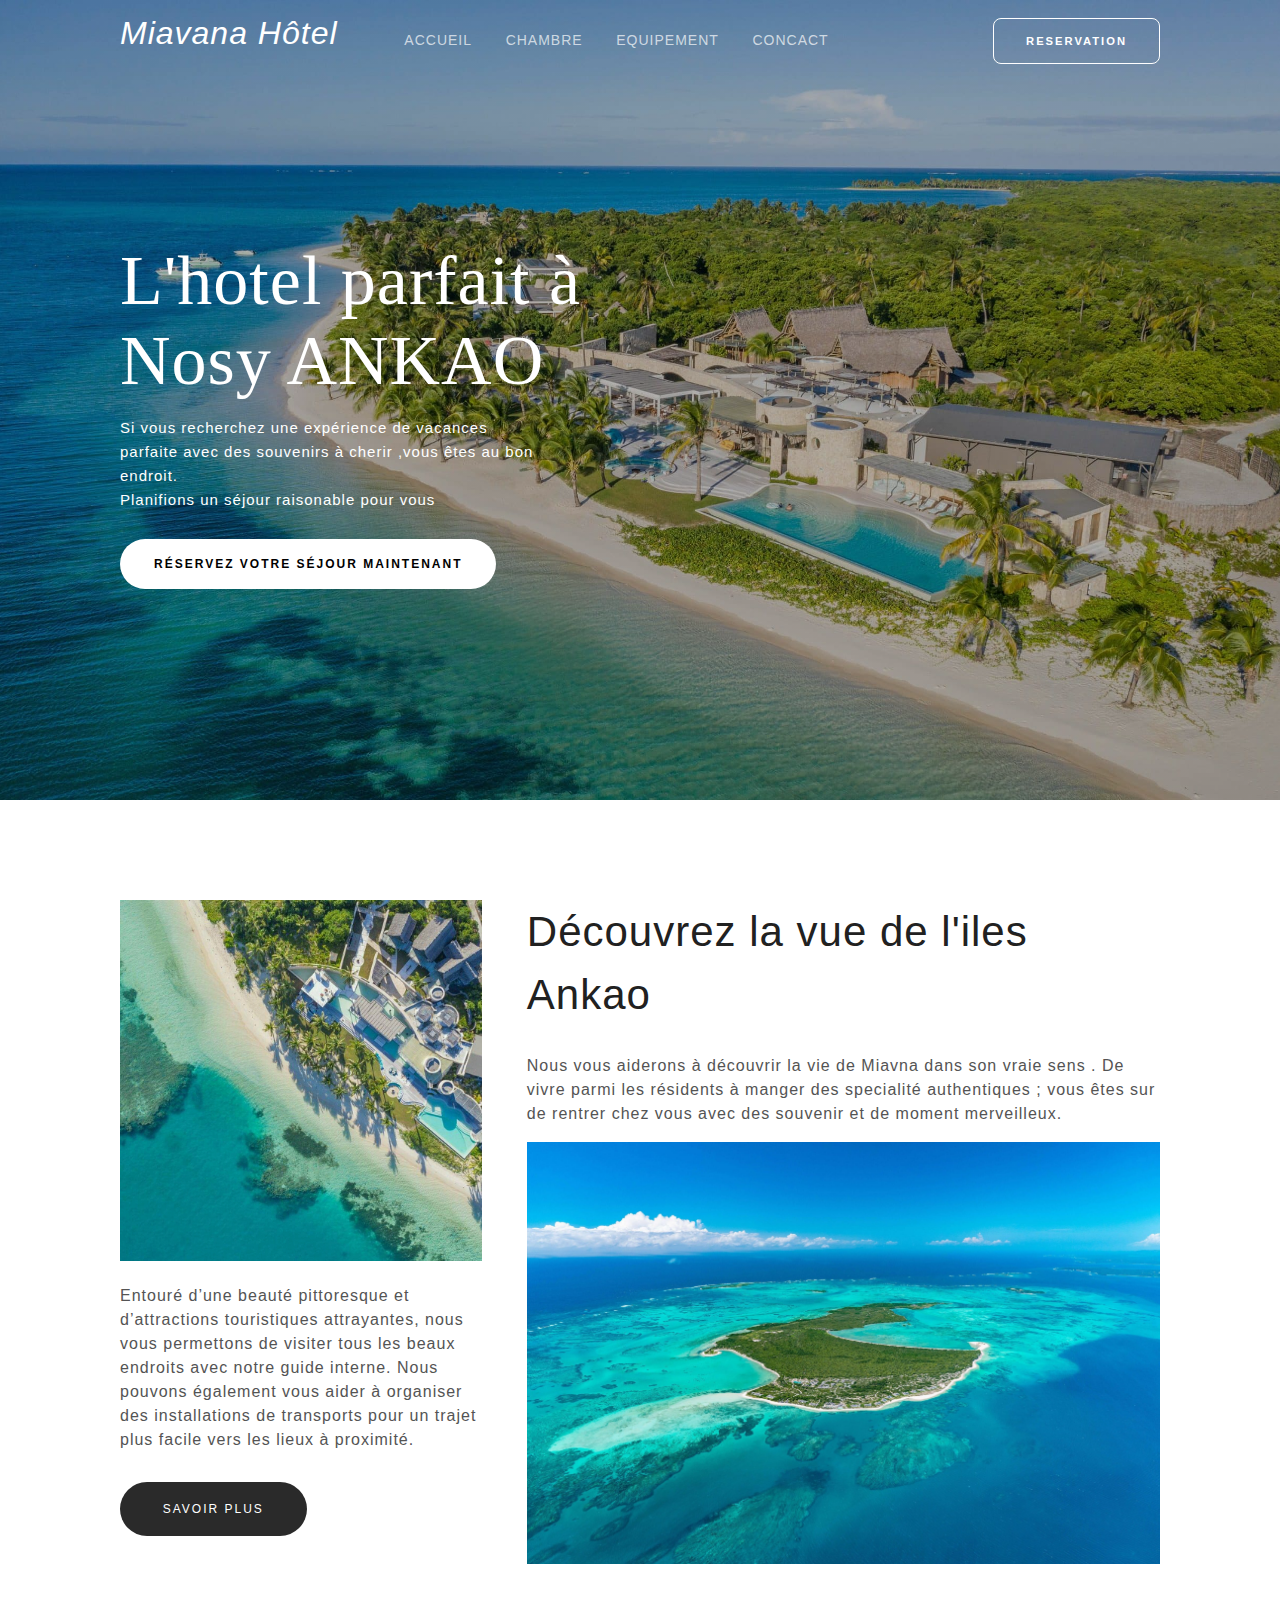
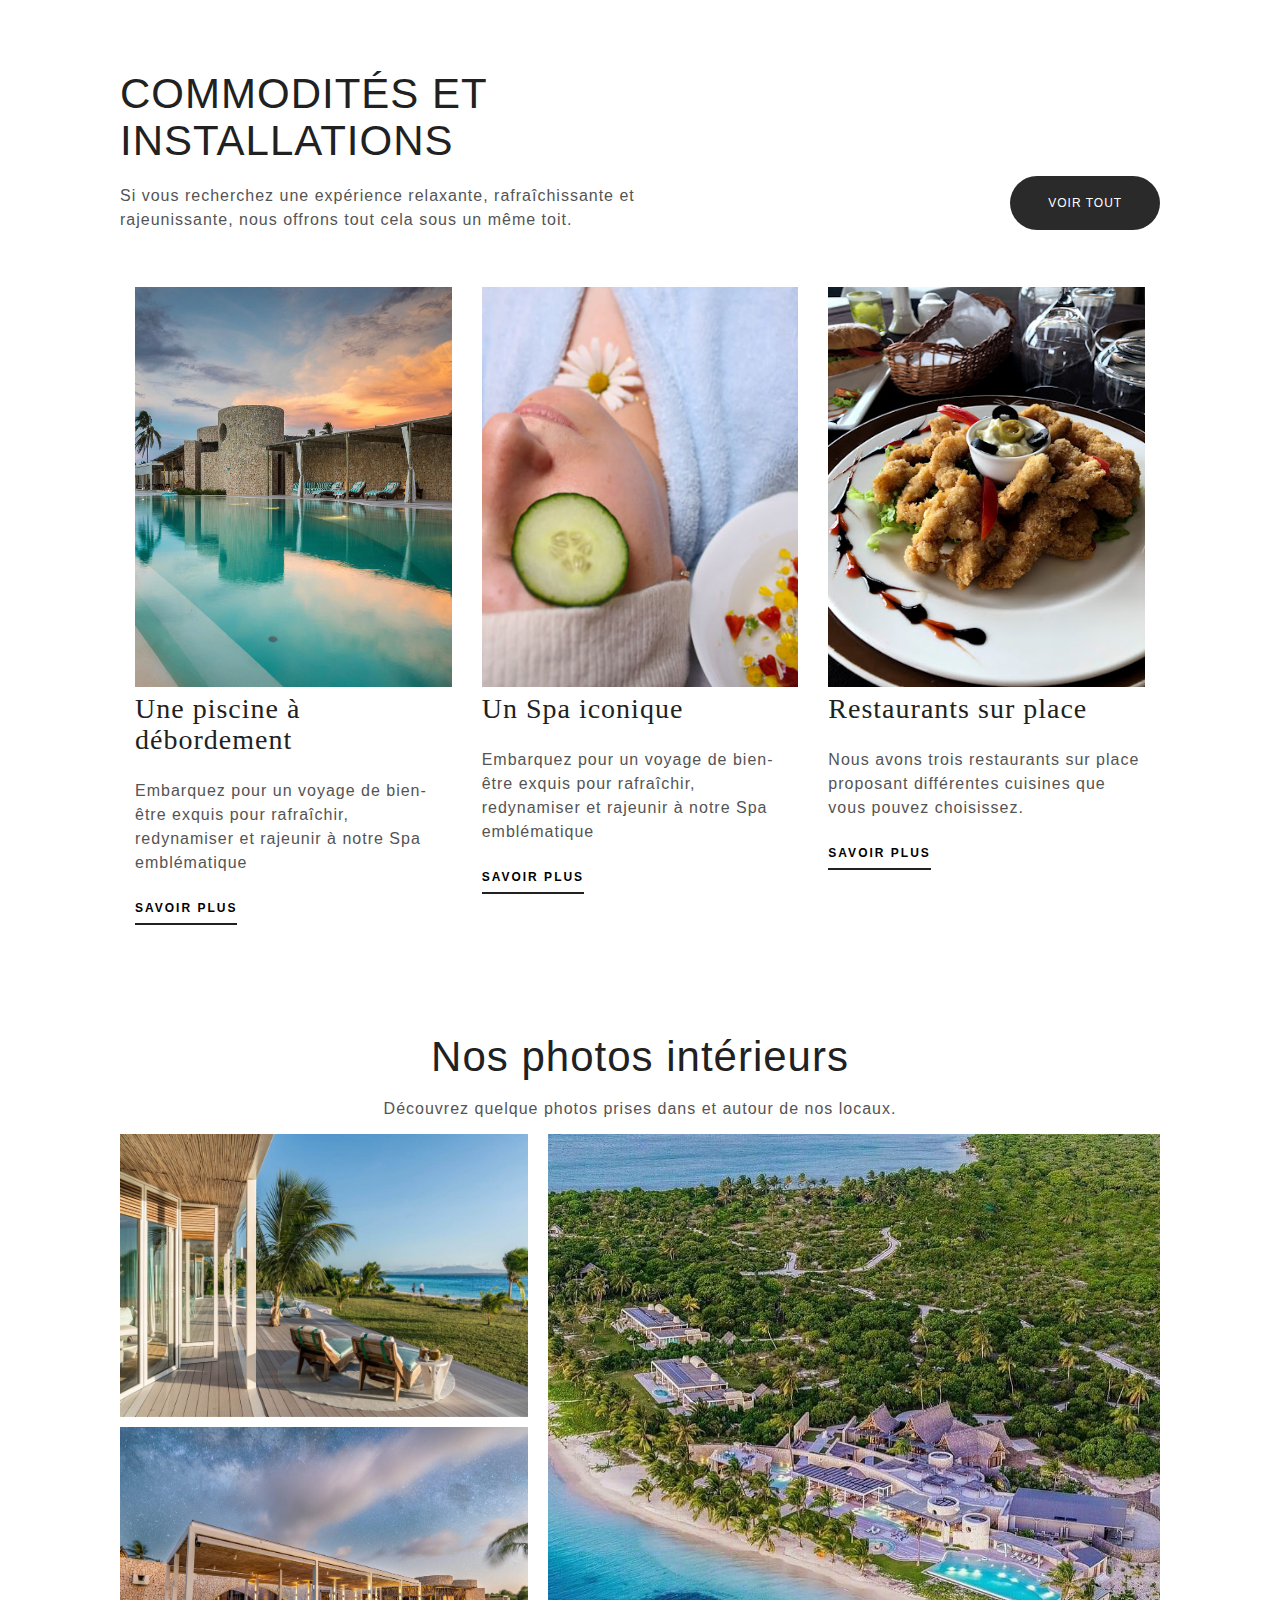
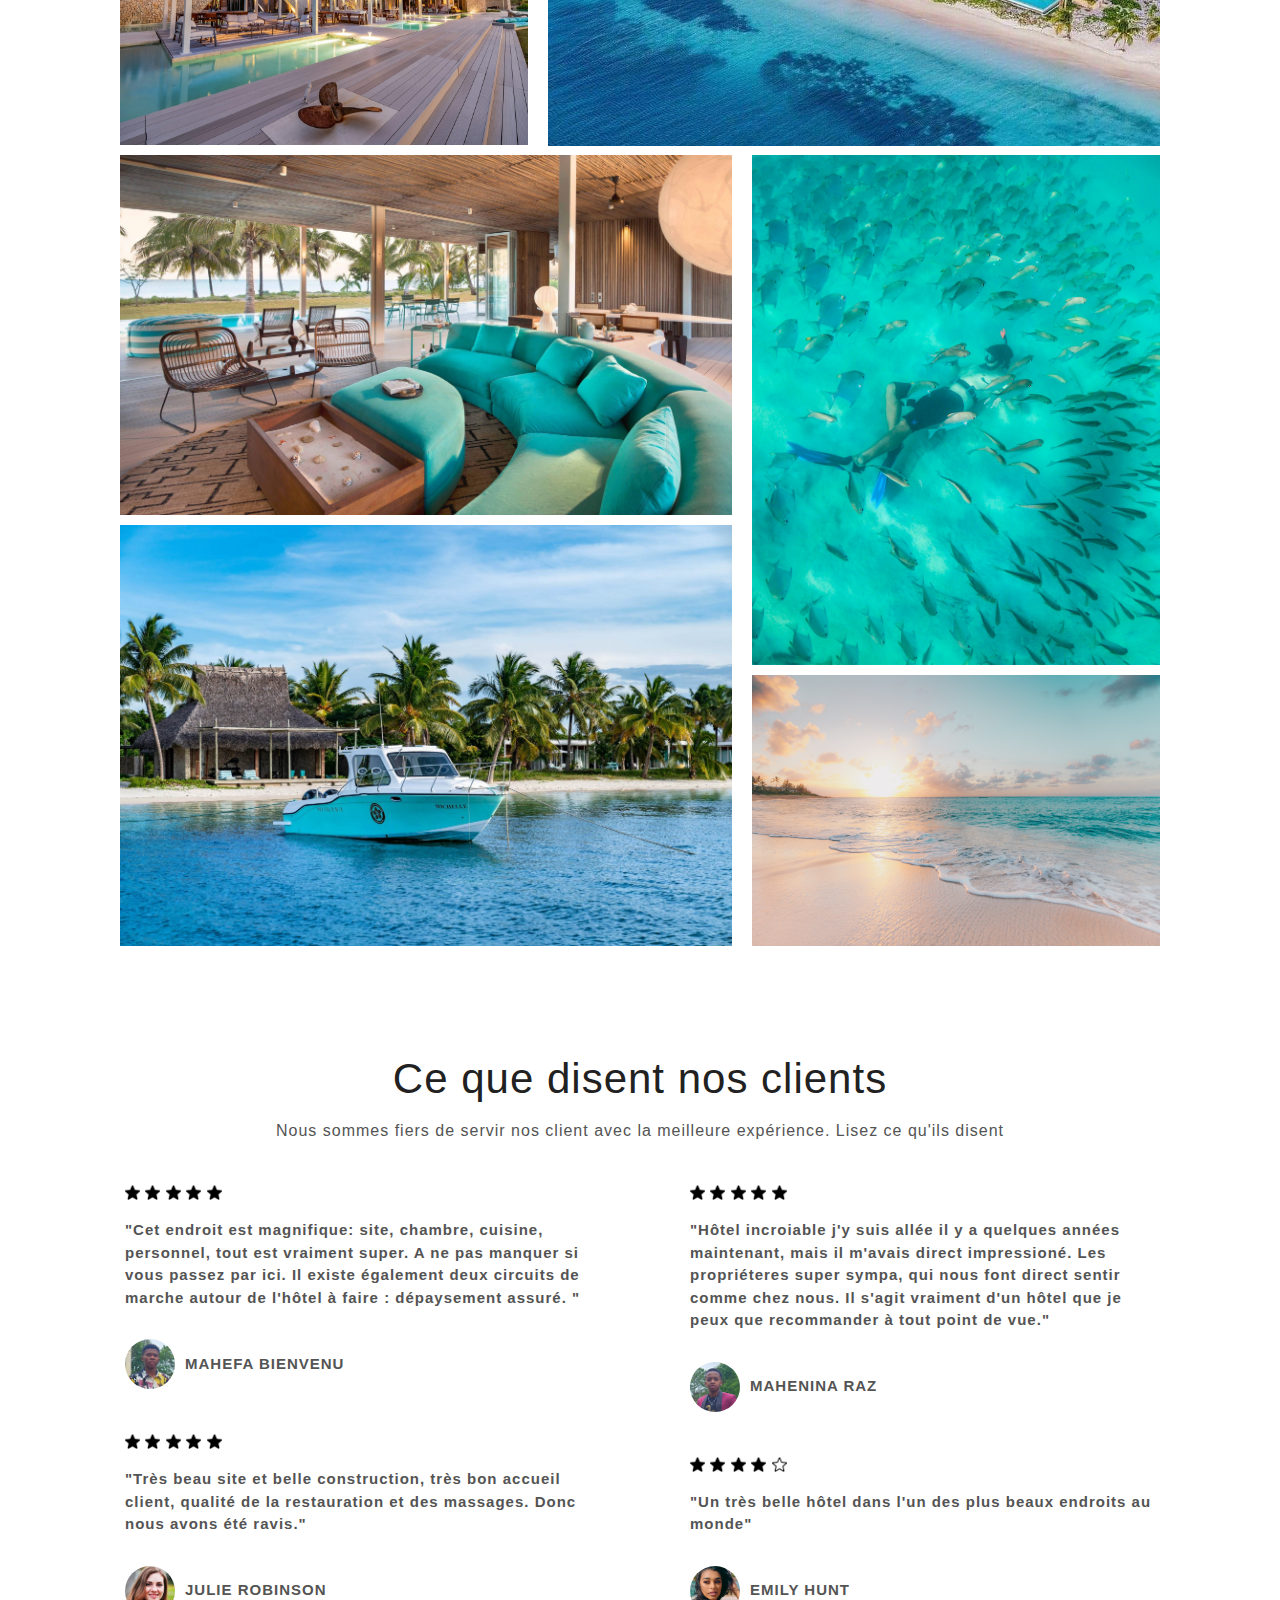
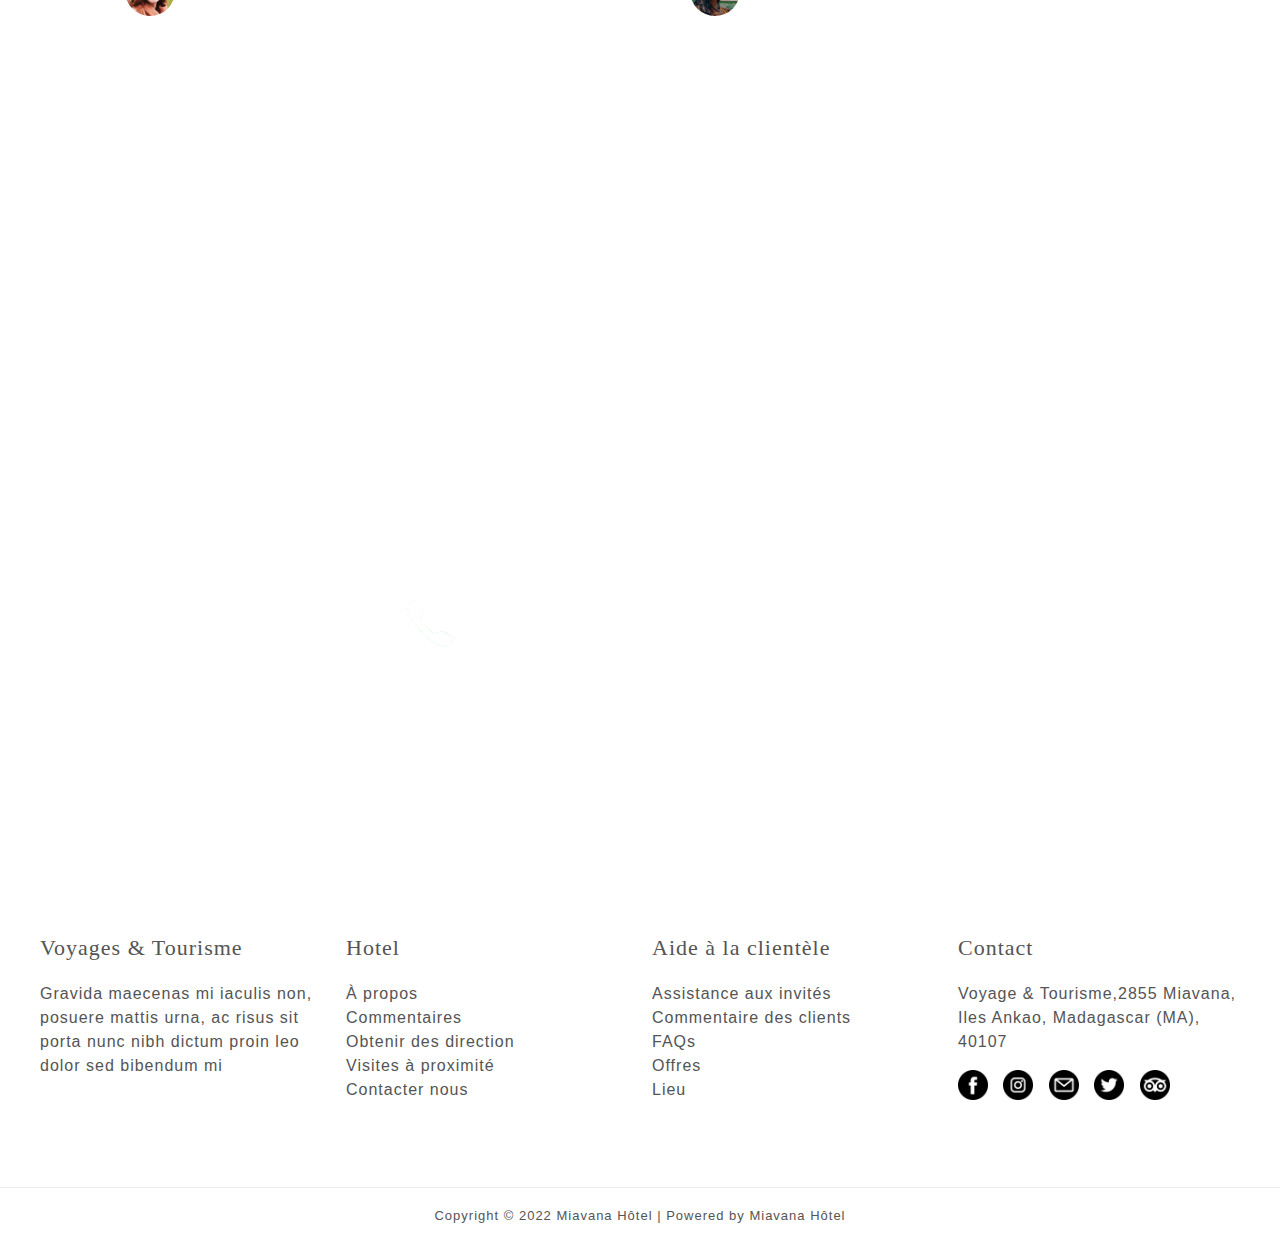
<file: projet Miavana /index.html>
<!DOCTYPE html>
<html>
<head>
	<meta charset="utf-8">
	<link rel="stylesheet" type="text/css" href="style.css">
	<link rel="short cut icon"  href="image/lettre-m.png">
	<title>Miavana Hôtel</title>
</head>
<body>


<!-- partie 1 avec header et le parfait hotel--> 
	<div class="header">
		<div class="entete">
			<h1><a href="index.html" class="titre">Miavana Hôtel</a></h1>
			<nav class="nav_menu">
				<a href="index.html">ACCUEIL</a>
				<a href="menu1/chambres.html">CHAMBRE</a>
				<a href="menu2/equipement.html">EQUIPEMENT</a>
				<a href="menu3/contact.html">CONCACT</a>
	 		</nav>
			<a href="#" class="botton-reserve">RESERVATION</a>
		</div>

			<h1 class="header-titre">L'hotel parfait à Nosy ANKAO</h1>
			<p class="para-header">Si vous recherchez une expérience de vacances parfaite avec des souvenirs à cherir ,vous êtes au bon endroit.<br> Planifions un séjour raisonable pour vous</p><br>
			<a href="#" class="botton-pousse">RÉSERVEZ VOTRE SÉJOUR MAINTENANT</a>
	</div>

<!-- partie 2 section decouvrez la vue de l'ile -->
	<section class="contenu">
		<div class="contenu1-1">
			<img src="image/contenu1.jpg" alt="photo vue de haut" width="40%"> 
			<p>Entouré d’une beauté pittoresque et d’attractions touristiques attrayantes, nous vous permettons de visiter tous les beaux endroits avec notre guide interne. Nous pouvons également vous aider à organiser des installations de transports pour un trajet plus facile vers les lieux à proximité.</p>
			<a href="#" class="botton1">SAVOIR PLUS</a>
		</div>
		<div class="contenu1-2" >
			<h1>Découvrez la vue de l'iles Ankao</h1>
			<p>Nous vous aiderons à découvrir la vie de Miavna dans son vraie sens . De vivre parmi les résidents à manger des specialité authentiques ; vous êtes sur de rentrer chez vous avec des souvenir et de moment merveilleux.</p>
			<img src="image/nosy-ankao.jpeg" alt="photo des iles" width="60%">	
		</div>
	 </section>




<!-- partie 3 section commodités et installations -->
	 <section class="contenu2">
				 	<div class="contenu2-1">
						 		<h1>COMMODITÉS ET INSTALLATIONS</h1>
						 		<p>Si vous recherchez une expérience relaxante, rafraîchissante et rajeunissante, nous offrons tout cela sous un même toit.</p>
						 		<div class="botton2-1"><a href="menu2/equipement.html"> VOIR TOUT</a></div>
				 	</div>
				 	<div class="contenu2-2">
								<div class="contenu2-image">
								 			<img src="image/piscine.jpeg" alt="photo piscine" width="400px">
								 			<h2>Une piscine à débordement</h2>
								 			<p>Embarquez pour un voyage de bien-être exquis pour rafraîchir, redynamiser et rajeunir à notre Spa emblématique</p>
								 			<a href="#" class="botton-img">SAVOIR PLUS</a>
						 		</div>
						 		<div class="contenu2-image">
								 			<img src="image/spa.jpg" alt="photo piscine" >
								 			<h2>Un Spa iconique</h2>
								 			<p>Embarquez pour un voyage de bien-être exquis pour rafraîchir, redynamiser et rajeunir à notre Spa emblématique</p>
								 			<a href="#" class="botton-img">SAVOIR PLUS</a>
								 		
						 		</div>
							<div class="contenu2-image">
								 			<img src="image/2019-09-10.jpg" alt="photo plat" >
								 			<h2>Restaurants sur place</h2>
								 			<p>Nous avons trois restaurants sur place proposant différentes cuisines que vous pouvez choisissez.</p>
								 			<a href="#" class="botton-img">SAVOIR PLUS</a>
									
						 		</div>
					</div>
	 </section>


<!-- partie 4 avec section des nos photos d'interieures-->
	 <section class="contenu3">
	 		<h1>Nos photos intérieurs</h1>
	 		<p>Découvrez quelque photos prises dans et autour de nos locaux.</p>
	 		<div class="galerie">
			 			<div class="contenu3-image1">
					 				<img src="image/private-villa-banner.jpeg" alt="galerie" width="400px">
					 				<img src="image/Full-Villa-edit-Edit-4-scaled.jpeg" alt="galerie" width="400px">
			 			</div>
			 			<div class="contenu3-image2">
			 						<img src="image/FB_IMG_16494022893765569.jpg" alt="galerie" width="400px">
			 			</div>
	 		</div>
	 		<div class="galerie">
			 			<div class="contenu3-image3">
			 						<img src="image/Miavana-Villa-39-scaled.jpeg" alt="galerie" width="400px">
			 						<img src="image/Activity-Cabinet-1-scaled.jpeg" alt="galerie" width="400px">
			 			</div>
			 			<div class="contenu3-image4">
			 						<img src="image/Miavana-by-Time-Tide-60-scaled.jpeg" alt="galerie" width="400px"> 
			 						<img src="image/sean-oulashin-KMn4VEeEPR8-unsplash.jpg" alt="galerie" width="400px">
			 			</div>
	 		</div>
	 </section>



<!-- partie 5 section des commentaires de nos clients -->
		<section class="contenu4">
				<div class="contenu3">
						<h1>Ce que disent nos clients</h1>
						<p>Nous sommes fiers de servir nos client avec la meilleure expérience. Lisez ce qu'ils disent</p>
				</div>
				<div class="contenu4-1">
					<div class="contenu4-commnt1">
							<div class="commentaire">
								<img src="image/star (2).png" alt="Des étoiles" class="star">
								<img src="image/star (2).png" alt="Des étoiles" class="star">
								<img src="image/star (2).png" alt="Des étoiles" class="star">
								<img src="image/star (2).png" alt="Des étoiles" class="star">
								<img src="image/star (2).png" alt="Des étoiles" class="star">
								<p>"Cet endroit est magnifique: site, chambre, cuisine, personnel, tout est vraiment super. A ne pas manquer si vous passez par ici. Il existe également deux circuits de marche autour de l'hôtel à faire : dépaysement assuré. "</p>
								<p class="pdp">	<img src="image/Polish_20220312_194228751.jpg" alt="pdp" width="150px">MAHEFA BIENVENU</p>	
							</div>
						
							
							<div class="commentaire">
								<img src="image/star (2).png" alt="Des étoiles" class="star">
								<img src="image/star (2).png" alt="Des étoiles" class="star">
								<img src="image/star (2).png" alt="Des étoiles" class="star">
								<img src="image/star (2).png" alt="Des étoiles" class="star">
								<img src="image/star (2).png" alt="Des étoiles" class="star">

								<p>"Très beau site et belle construction, très bon accueil client, qualité de la restauration et des massages. Donc nous avons été ravis."</p>
								<p class="pdp"><img src="image/testimonial4-150x150.jpeg" alt="pdp" width="150px">JULIE ROBINSON</p>
							</div>
					</div>
					<div class="contenu4-commnt2">	
							<div class="commentaire">
								<img src="image/star (2).png" alt="Des étoiles" class="star">
								<img src="image/star (2).png" alt="Des étoiles" class="star">
								<img src="image/star (2).png" alt="Des étoiles" class="star">
								<img src="image/star (2).png" alt="Des étoiles" class="star">
								<img src="image/star (2).png" alt="Des étoiles" class="star">
								<p>"Hôtel incroiable j'y suis allée il y a quelques années maintenant, mais il m'avais direct impressioné. Les propriéteres super sympa, qui nous font direct sentir comme chez nous. Il s'agit vraiment d'un hôtel que je peux que recommander à tout point de vue."</p>
								<p class="pdp"><img src="image/pdp1.jpg" alt="pdp" width="150px"> MAHENINA RAZ </p>	
							</div>													
							<div class="commentaire">
								<img src="image/star (2).png" alt="Des étoiles" class="star">
								<img src="image/star (2).png" alt="Des étoiles" class="star">
								<img src="image/star (2).png" alt="Des étoiles" class="star">
								<img src="image/star (2).png" alt="Des étoiles" class="star">
								<img src="image/star (1).png" alt="Des étoiles" class="star">
								<p>"Un très belle hôtel dans l'un des plus beaux endroits au monde"</p>
								<p class="pdp"><img src="image/personnage1.jpeg" alt="pdp" width="150px">	EMILY HUNT</p>

							</div>
							
					</div>
				</div>
				
		</section>


<!-- section footer et avec des contact  -->
		<div class="contact-footer">
			<div>
			<h1 class="titre-footer">Planifiez une expérience inoubliable à <br>Miavana dès aujourd'hui !</h1>
			<p>Nous pouvons vous aider à adapter votre séjour et votre expérience à votre budget alloué.</p>
			<h2>RÉSERVEZ VOTRE SÉJOUR MAINTENANT</h2>
			<p class="numero"> <img src="image/phone.png" alt="png des contact"><span>+261 34 06 425 68</span></p>
			</div>
			
		</div>
		<div class="footer">
			<div class="contenu-footer">
				<h2>Voyages & Tourisme</h2>
				<p>Gravida maecenas mi iaculis non, posuere mattis urna, ac risus sit porta nunc nibh dictum proin leo dolor sed bibendum mi</p>
			</div>	
			<div class="contenu-footer">
				<h2>Hotel</h2>
			
					<li>À propos</li>
					<li>Commentaires</li>
					<li>Obtenir des direction</li>
					<li>Visites à proximité</li>
					<li>Contacter nous</li>
					
			</div>
			<div class="contenu-footer"> 
				<h2>Aide à la clientèle</h2>
				<li>Assistance aux invités</li>
				<li>Commentaire des clients</li>
				<li>FAQs</li>
				<li>Offres</li>
				<li>Lieu</li>

			</div>
			<div class="contenu-footer">
				<h2>Contact</h2>
				<p>Voyage & Tourisme,2855 Miavana, Iles Ankao, Madagascar (MA), 40107</p>
				<img src="image/facebook (1).png" width="40px">
				<img src="image/instagram (2).png" width="40px">
				<img src="image/email.png" width="40px">
				<img src="image/twitter.png" width="40px">
				<img src="image/tripadvisor.png" width="40px">
			</div>
		</div>
		<div class="footer-fin">
			<p>Copyright © 2022 Miavana Hôtel | Powered by Miavana Hôtel</p>
		</div>

</body>
</html>
</file>
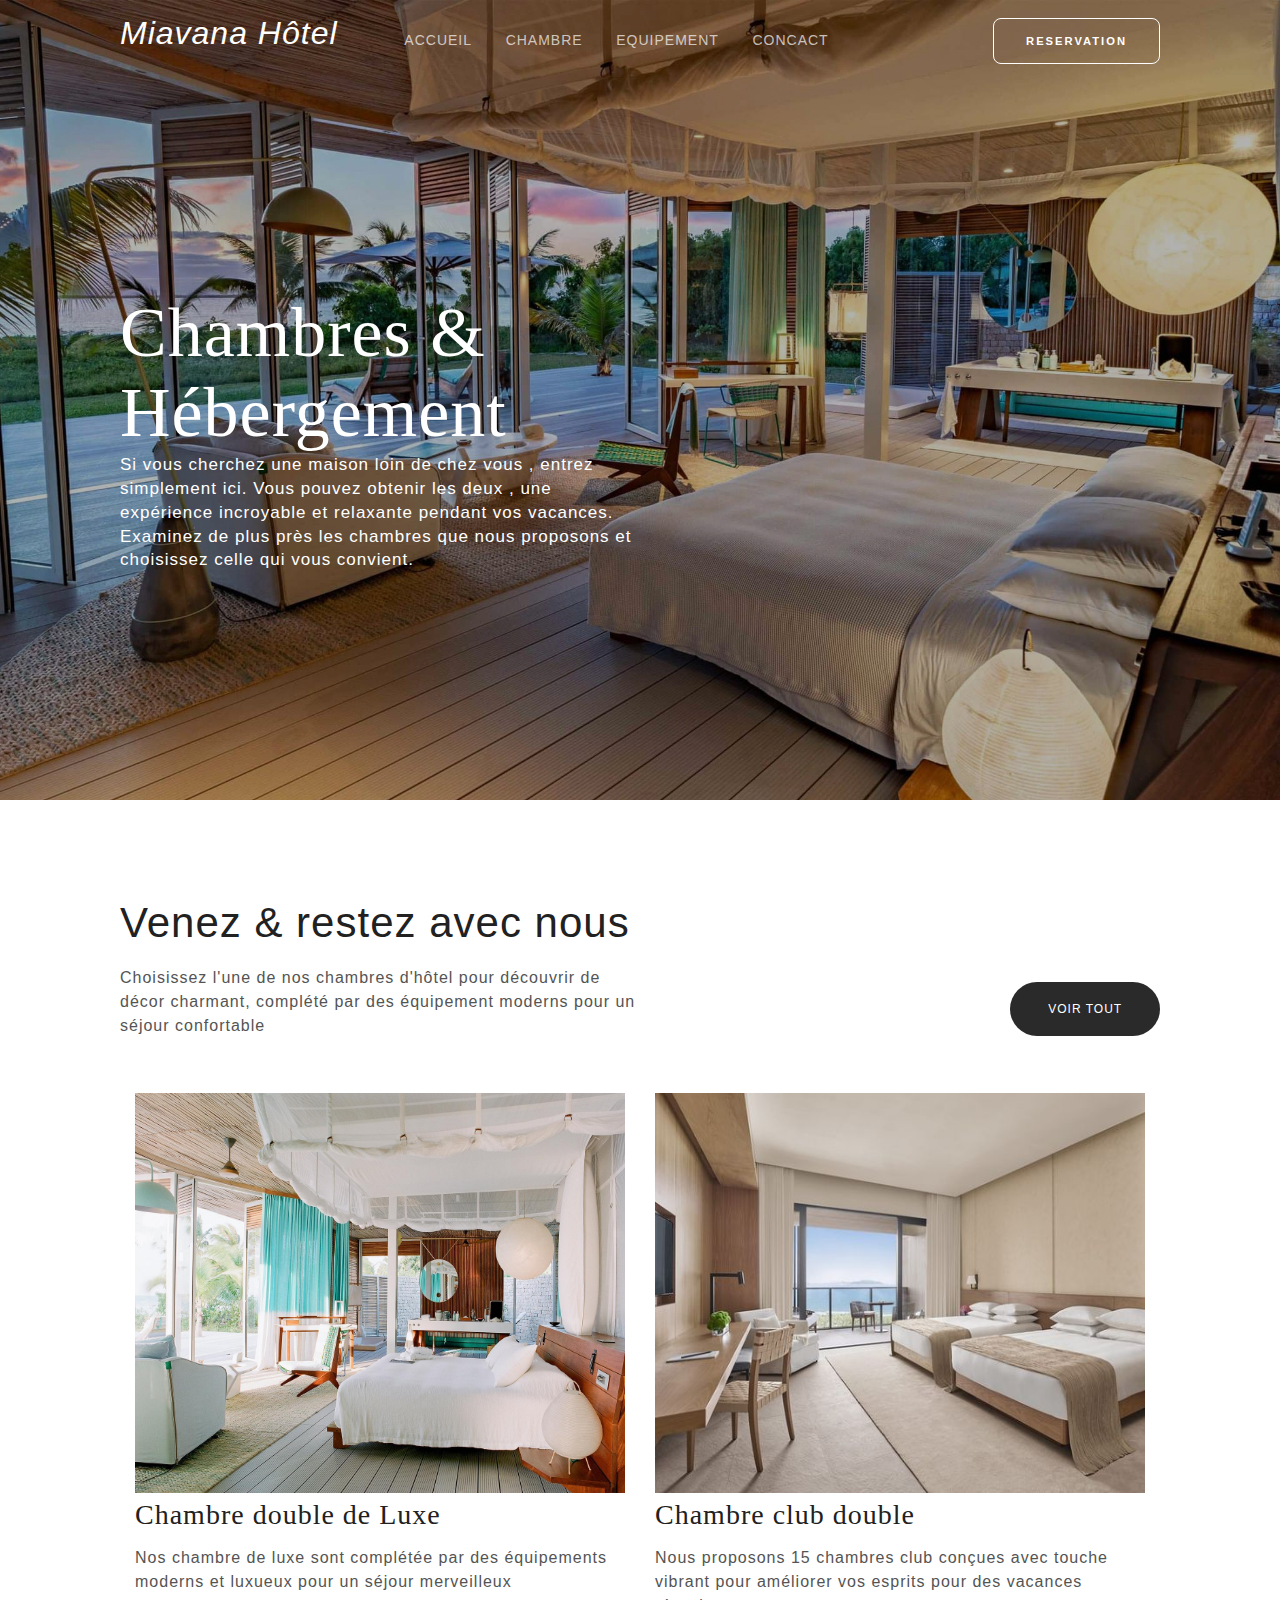
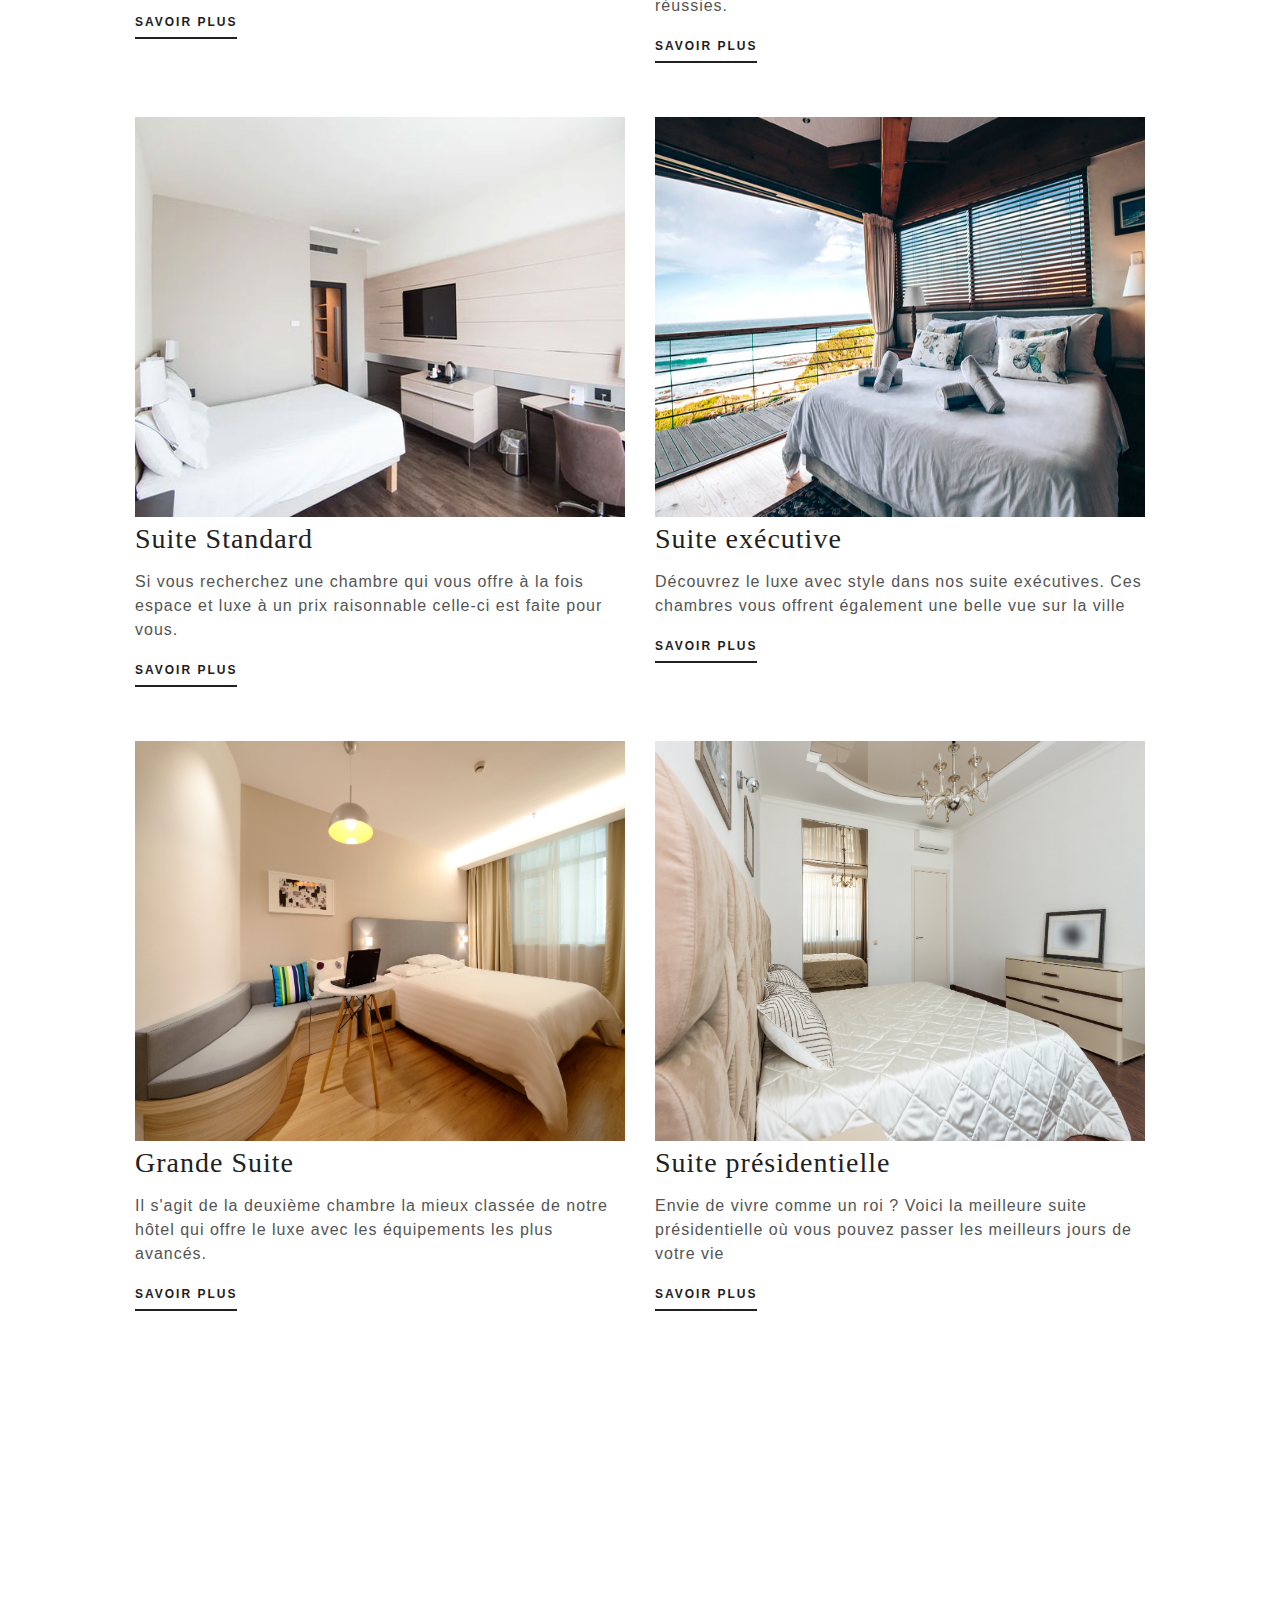
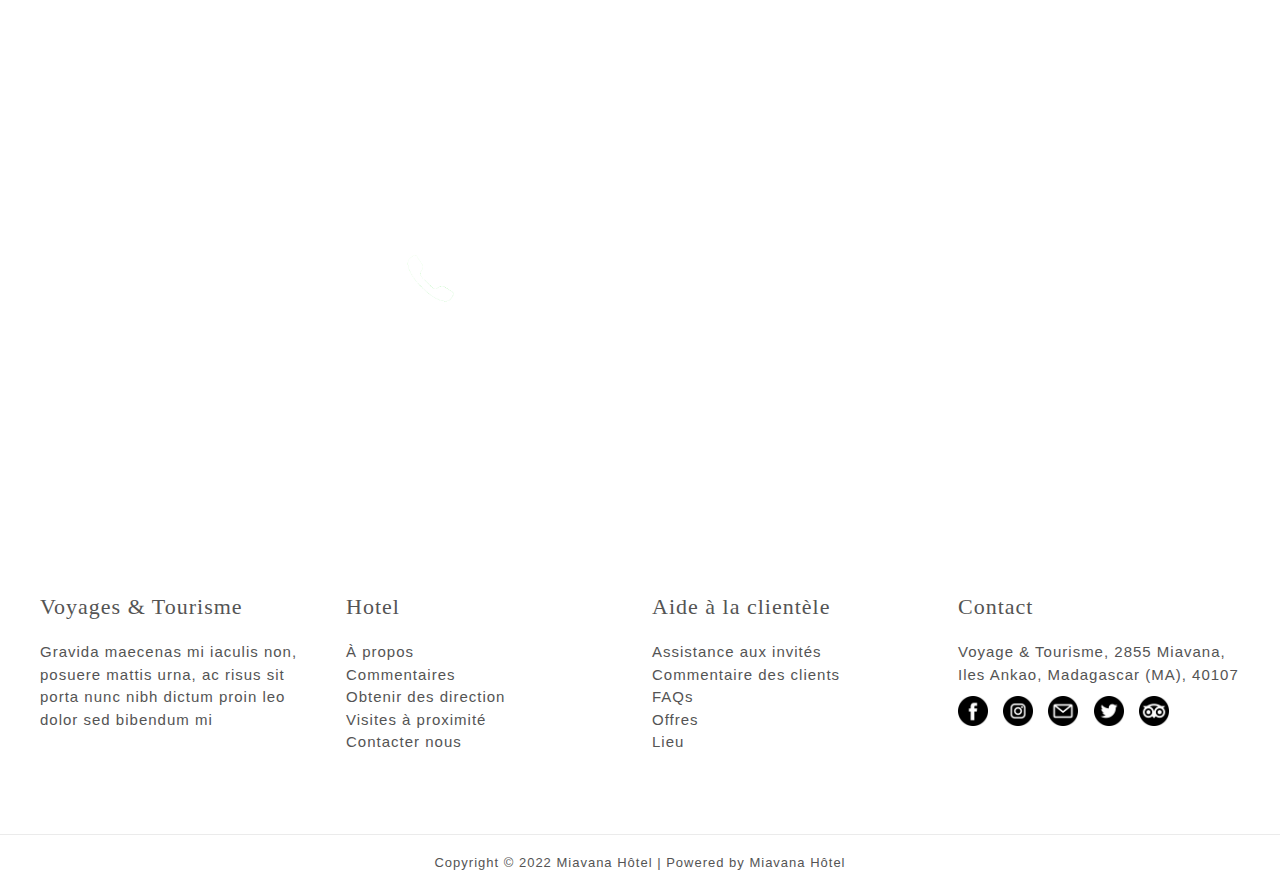
<file: projet Miavana /menu1/chambres.html>
<!DOCTYPE html>
<html>
<head>
	<meta charset="utf-8">
	<link rel="stylesheet" type="text/css" href="mystyle.css">
		<link rel="short cut icon"  href="../image/lettre-m.png">
	<title>Chambres-Miavana Hôtel</title>
</head>
<body>
	<div class="header">
		<div class="entete">
			<h1><a href="../index.html" class="titre">Miavana Hôtel</a></h1>
			<nav class="nav_menu">
				<a href="../index.html">ACCUEIL</a>
				<a href="chambres.html">CHAMBRE</a>
				<a href="../menu2/equipement.html">EQUIPEMENT</a>
				<a href="../menu3/contact.html">CONCACT</a>
			</nav>
			<a href="#" class="botton-reserve">RESERVATION</a>
		</div >

			<h1 class="header-titre">Chambres & Hébergement</h1>
			<p class="para-header">Si vous cherchez une maison loin de chez vous , entrez simplement ici. Vous pouvez obtenir les deux , une expérience incroyable et relaxante pendant vos vacances. Examinez de plus près les chambres que nous proposons et choisissez celle qui vous convient.</p><br>
	</div>	


<!-- section1 contenu des tous les chambres  -->
	<section class="contenu1">
		<div class="contenu1-titre">
			<h1>Venez & restez avec nous</h1>
			<p>Choisissez l'une de nos chambres d'hôtel pour découvrir de décor charmant, complété par des équipement moderns pour un séjour confortable</p>
			<div class="botton1"><a href="menu2/equipement.html"> VOIR TOUT</a></div>
		</div>
		<div class="contenu1-1">
					<div class="contenu1-image">
						<img src="../image/chambre1.jpeg" alt="photo des chambre" width="400px">
						<h1>Chambre double de Luxe</h1>
						<p>	Nos chambre de luxe sont complétée par des équipements moderns et luxueux pour un séjour merveilleux</p>
						<a href="#" class="botton-img">SAVOIR PLUS</a>
					</div>
					<div class="contenu1-image">
						<img src="../image/chambre.jpeg" alt="photo des chambre" width="400px">
						<h1>Chambre club double</h1>
						<p>	Nous proposons 15 chambres club conçues avec touche vibrant pour améliorer vos esprits pour des vacances réussies.</p>
						<a href="#" class="botton-img">SAVOIR PLUS</a>
					</div>

		</div>
		<div class="contenu1-1">
					<div class="contenu1-image">
						<img src="../image/room-3-1.jpeg" alt="photo des chambre" width="400px">
						<h1>Suite Standard</h1>
						<p>Si vous recherchez une chambre qui vous offre à la fois espace et luxe à un prix raisonnable celle-ci est faite pour vous.</p>
						<a href="#" class="botton-img">SAVOIR PLUS</a>
					</div>
					<div class="contenu1-image">
						<img src="../image/gallery-3.jpeg" alt="photo des chambre" width="400px">
						<h1>Suite exécutive</h1>
						<p>	Découvrez le luxe avec style dans nos suite exécutives. Ces chambres vous offrent également une belle vue sur la ville</p>
						<a href="#" class="botton-img">SAVOIR PLUS</a>
					</div>
		
		</div>
		<div class="contenu1-1">
					<div class="contenu1-image">
						<img src="../image/pexels-pixabay-271618.jpg" alt="photo des chambre" width="400px">
						<h1>Grande Suite</h1>
						<p>Il s'agit de la deuxième chambre la mieux classée de notre hôtel qui offre le luxe avec les équipements les plus avancés.</p>
						<a href="#" class="botton-img">SAVOIR PLUS</a>
					</div>
					<div class="contenu1-image">
						<img src="../image/pexels-max-vakhtbovych-7546280.jpg" alt="photo des chambre" width="400px">
						<h1>Suite présidentielle</h1>
						<p>	Envie de vivre comme un roi ? Voici la meilleure suite présidentielle où vous pouvez passer les meilleurs jours de votre vie</p>
						<a href="#" class="botton-img">SAVOIR PLUS</a>
					</div>
		</div>
	</section>



<!-- section footer et avec des contact  -->
	<div class="contact-footer">
		<div>
		<h1 class="titre-footer">Planifiez une expérience inoubliable à <br>Miavana dès aujourd'hui !</h1>
		<p>Nous pouvons vous aider à adapter votre séjour et votre expérience à votre budget alloué.</p>
		<h2>RÉSERVEZ VOTRE SÉJOUR MAINTENANT</h2>
		<p class="numero"> <img src="../image/phone.png" alt="png des contact"><span>+261 34 06 425 68</span></p>
		</div>
		
	</div>
	<div class="footer">
		<div class="contenu-footer">
			<h2>Voyages & Tourisme</h2>
			<p>Gravida maecenas mi iaculis non, posuere mattis urna, ac risus sit porta nunc nibh dictum proin leo dolor sed bibendum mi</p>
		</div>	
		<div class="contenu-footer">
			<h2>Hotel</h2>
		
				<li>À propos</li>
				<li>Commentaires</li>
				<li>Obtenir des direction</li>
				<li>Visites à proximité</li>
				<li>Contacter nous</li>
				
		</div>
		<div class="contenu-footer"> 
			<h2>Aide à la clientèle</h2>
			<li>Assistance aux invités</li>
			<li>Commentaire des clients</li>
			<li>FAQs</li>
			<li>Offres</li>
			<li>Lieu</li>

		</div>
		<div class="contenu-footer">
			<h2>Contact</h2>
			<p>Voyage & Tourisme, 2855 Miavana, Iles Ankao, Madagascar (MA), 40107</p>
			<img src="../image/facebook (1).png" width="40px">
			<img src="../image/instagram (2).png" width="40px">
			<img src="../image/email.png" width="40px">
			<img src="../image/twitter.png" width="40px">
			<img src="../image/tripadvisor.png" width="40px">
		</div>
	</div>
	<div class="footer-fin">
		<p>Copyright © 2022 Miavana Hôtel | Powered by Miavana Hôtel</p>
	</div>

</body>
</html>
</file>
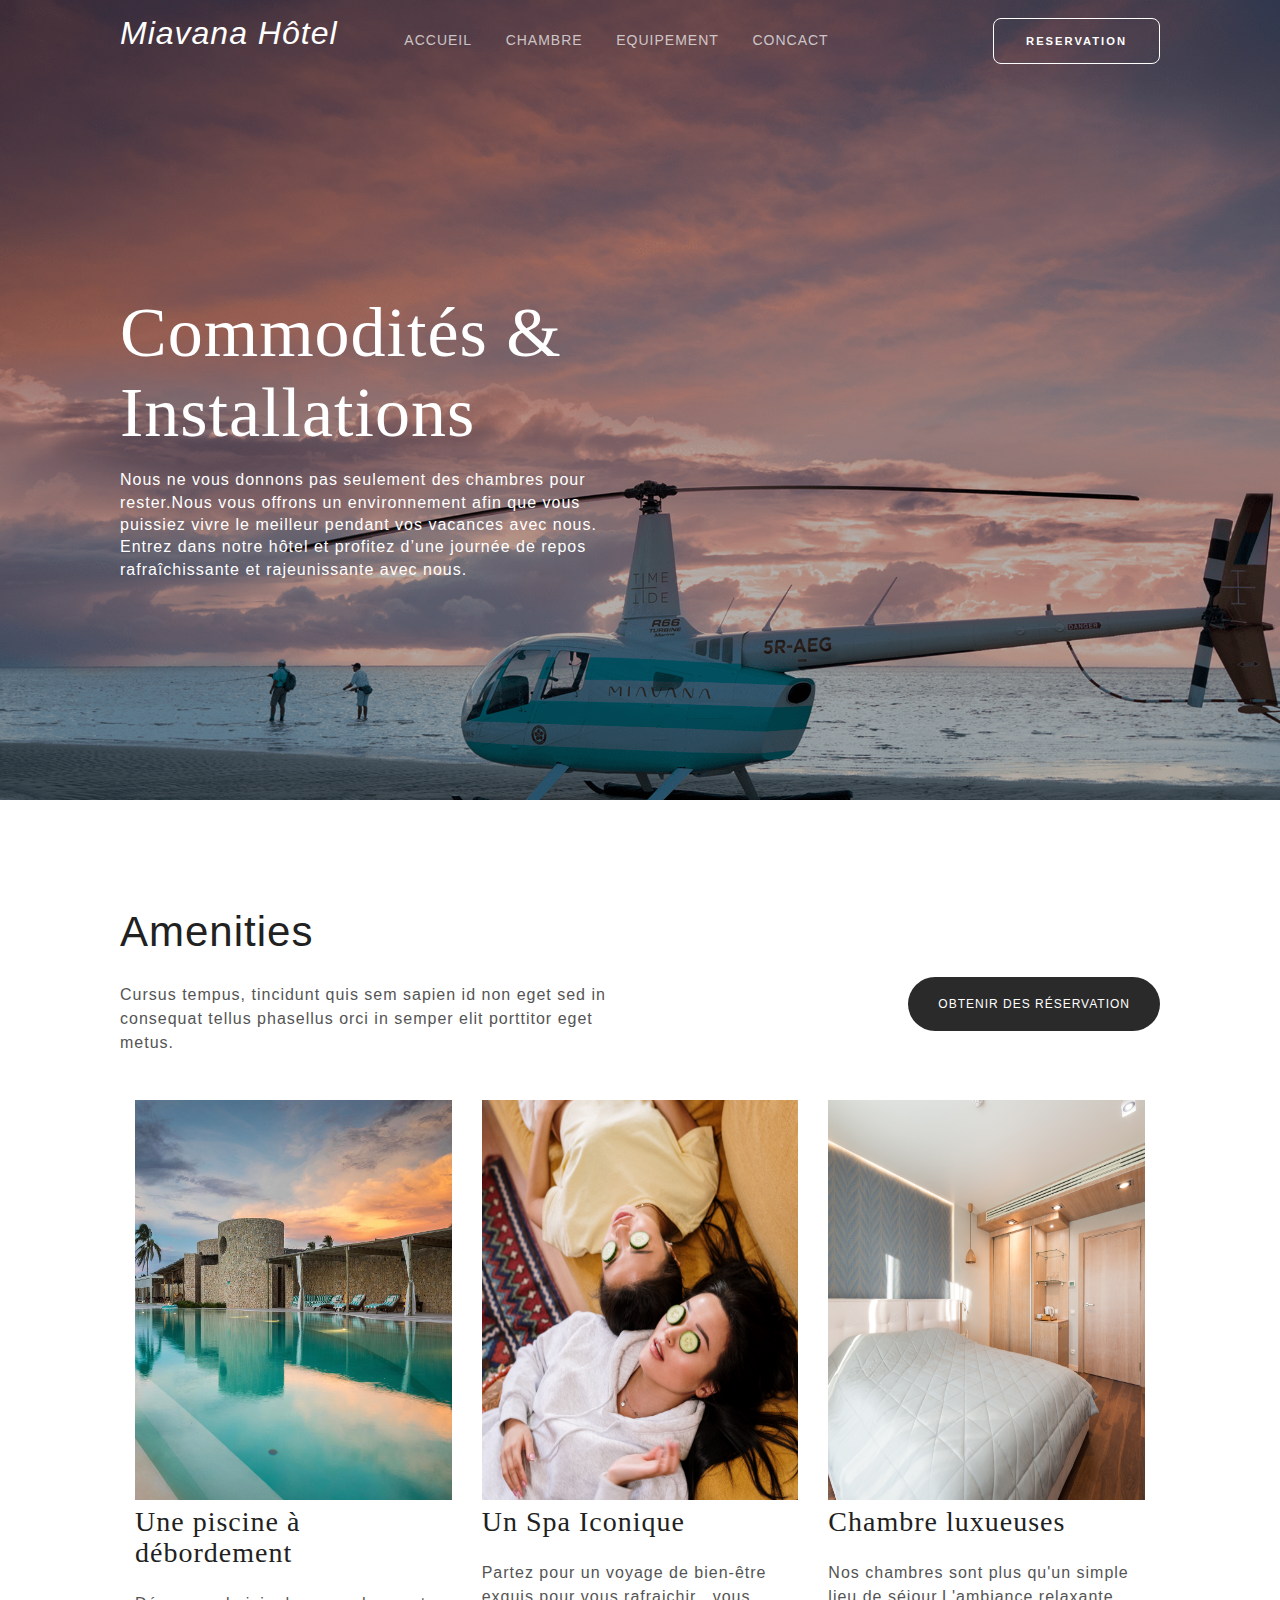
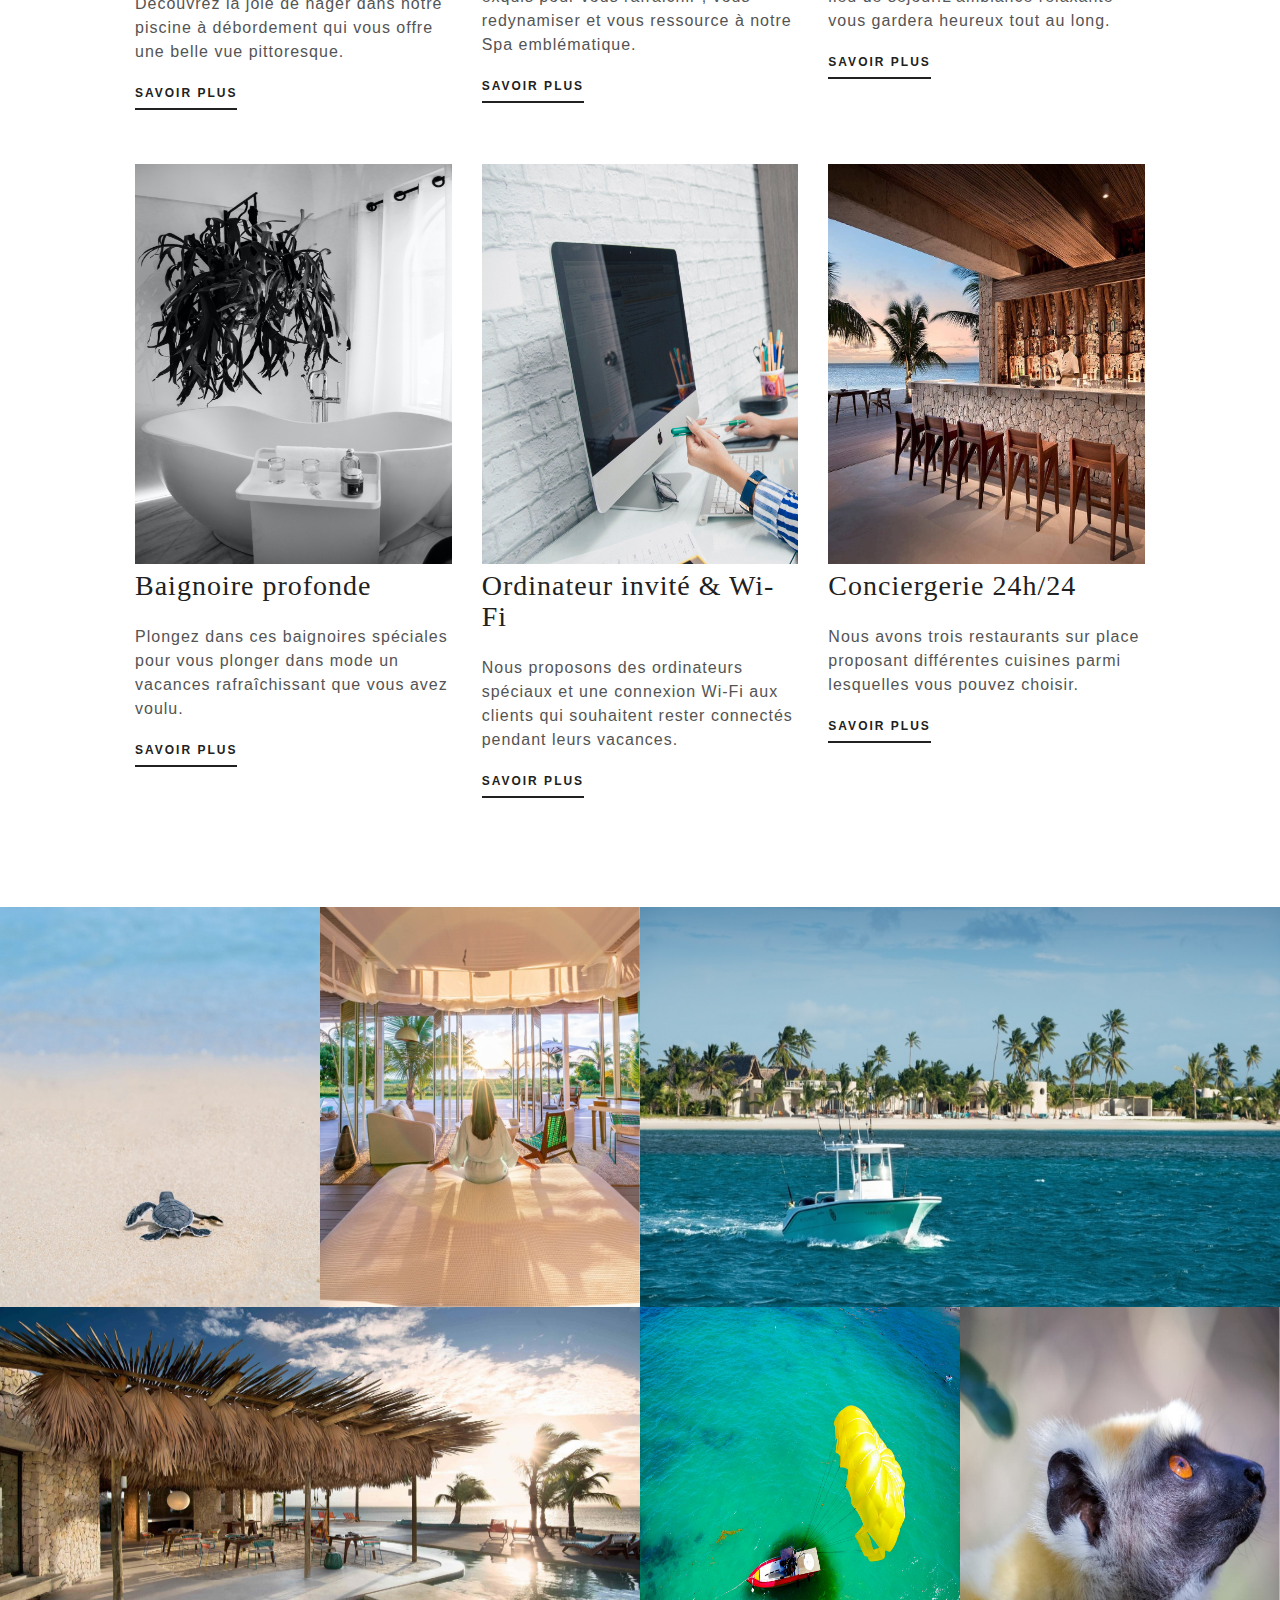
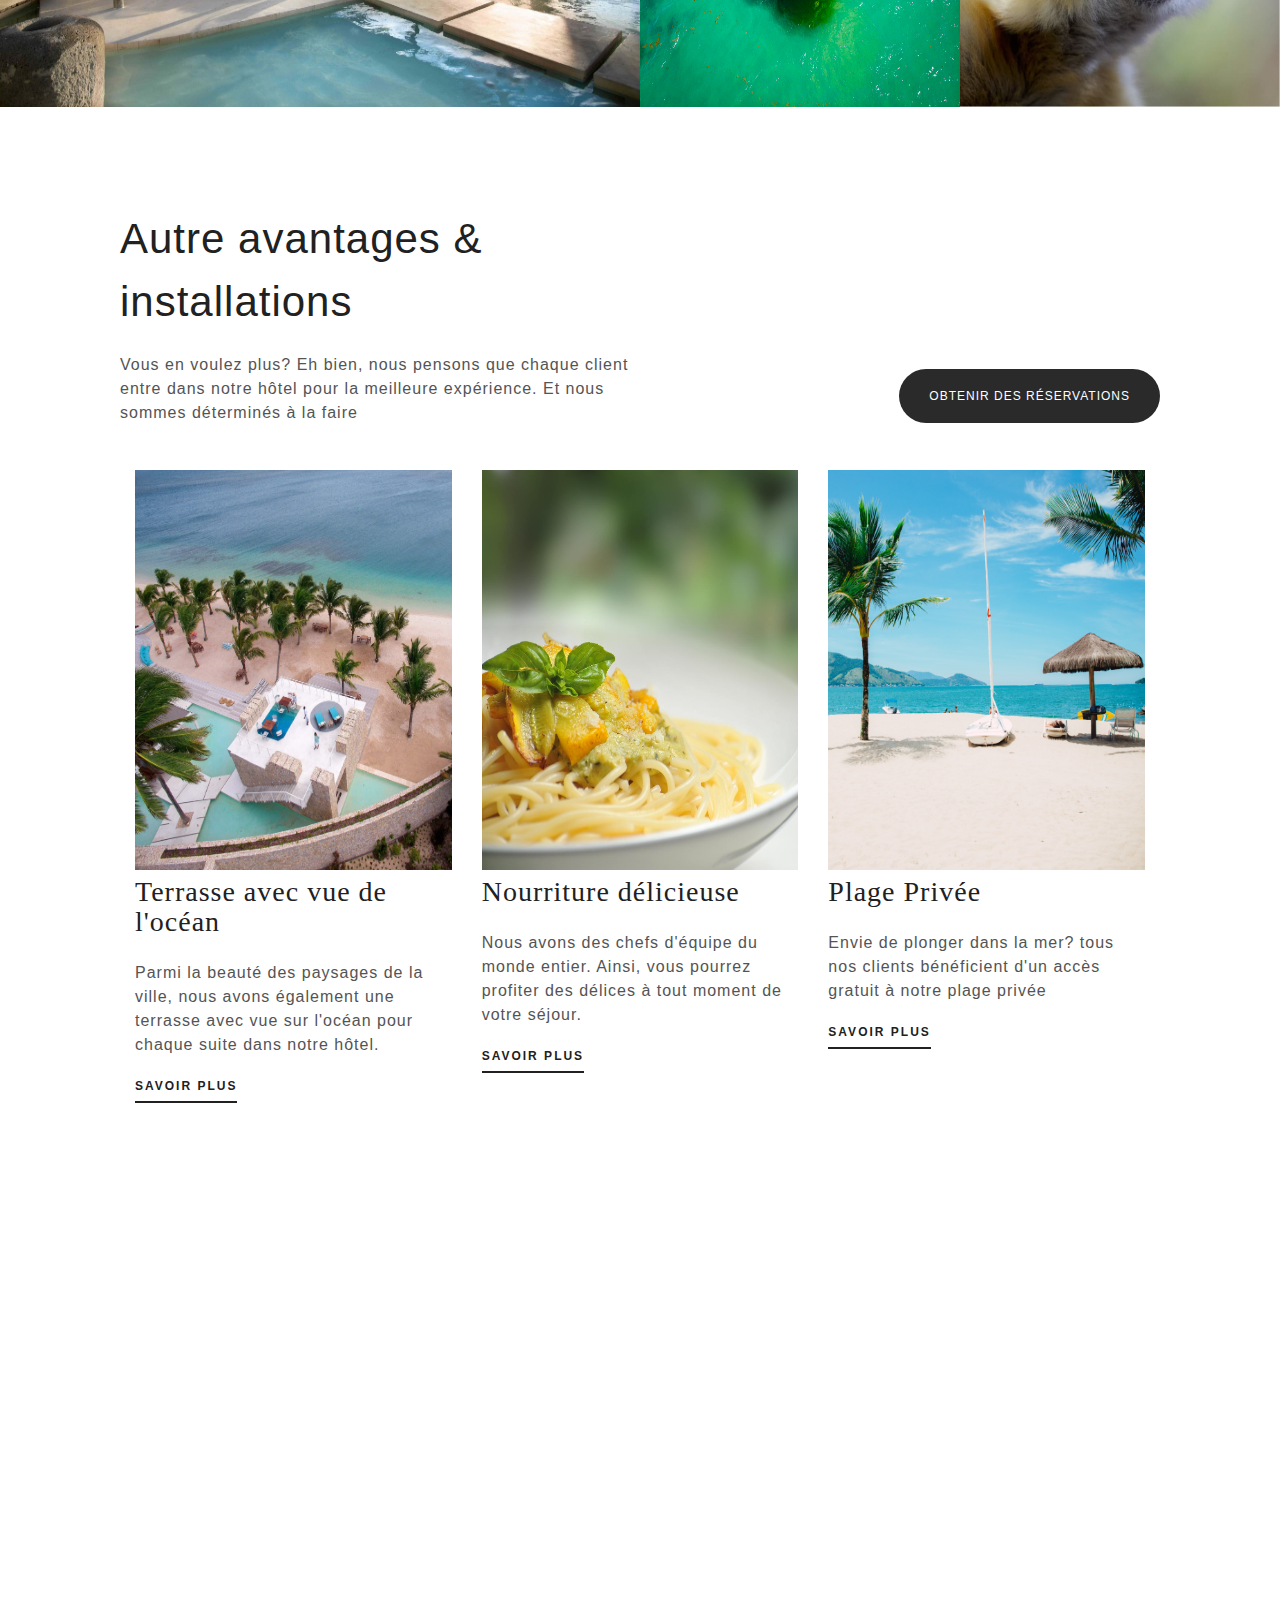
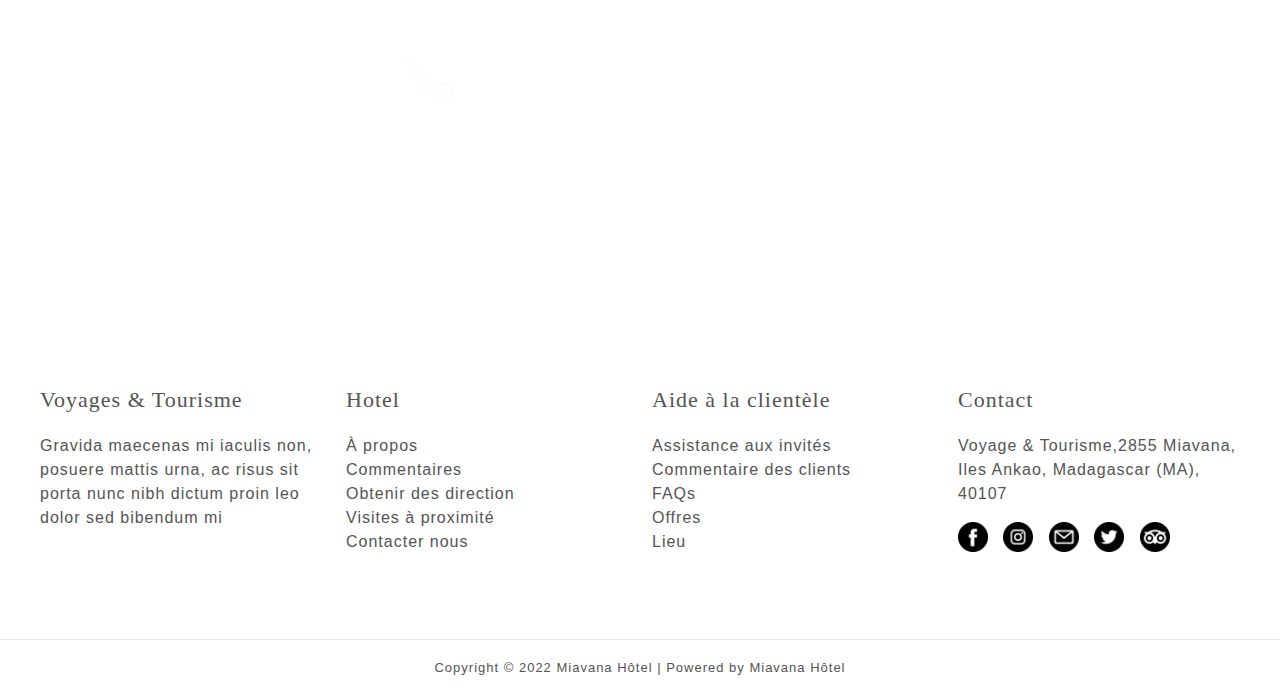
<file: projet Miavana /menu2/equipement.html>
<!DOCTYPE html>
<html>
<head>
	<meta charset="utf-8">
	<link rel="stylesheet" type="text/css" href="mystyle.css">
	<link rel="short cut icon"  href="../image/lettre-m.png">
	<title>Equipement-Miavana Hôtel</title>
</head>
<body>
	<div class="header">
		<div class="entete">
			<h1><a href="../index.html" class="titre">Miavana Hôtel</a></h1>
			<nav class="nav_menu">
				<a href="../index.html">ACCUEIL</a>
				<a href="../menu1/chambres.html">CHAMBRE</a>
				<a href="equipement.html">EQUIPEMENT</a>
				<a href="../menu3/contact.html">CONCACT</a>
			</nav>
			<a href="#" class="botton-reserve">RESERVATION</a>
		</div>

			<h1 class="header-titre">Commodités & Installations</h1>
			<p class="para-header">
				Nous ne vous donnons pas seulement des chambres pour rester.Nous vous offrons un environnement afin que vous puissiez vivre le meilleur pendant vos vacances avec nous. Entrez dans notre hôtel et profitez d’une journée de repos rafraîchissante et rajeunissante avec nous.</p><br>
		</div>
	</div>	



<!-- section des amenties et tout les autres installation -->
	<section class="contenu1">
		<div class="contenu1-titre">
			<h1>Amenities</h1>
			<p class="paragraphe">
				Cursus tempus, tincidunt quis sem sapien id non eget sed in consequat tellus phasellus orci in semper elit porttitor eget metus.</p>
			<a href="#" class="botton-obtenir">OBTENIR DES RÉSERVATION</a>
		</div>
		<div class="contenu1-1">
			<div class="contenu1-image">
				<img src="../image/piscine.jpeg" alt="photo des equipement" width="400px">
				<h2>Une piscine à débordement</h2>
				<p>Découvrez la joie de nager dans notre piscine à débordement qui vous offre une belle vue pittoresque.</p>
				<a href="#">SAVOIR PLUS</a>
			</div>

			<div class="contenu1-image">
				<img src="../image/pexels-cottonbro-4004122.jpg" alt="photo des equipement" width="400px">
				<h2>Un Spa Iconique</h2>
				<p>Partez pour un voyage de bien-être exquis pour vous rafraichir , vous redynamiser et vous ressource à notre Spa emblématique.</p>
				<a href="#">SAVOIR PLUS</a>
			</div>

			<div class="contenu1-image">
				<img src="../image/pexels-max-vakhtbovych-7031721.jpg" alt="photo des equipement" width="400px">
				<h2>Chambre luxueuses</h2>
				<p>Nos chambres sont plus qu'un simple lieu de séjour.L'ambiance relaxante vous gardera heureux tout au long.</p>
				<a href="#">SAVOIR PLUS</a>
			</div>	
		</div>
		<div class="contenu1-1">
			<div class="contenu1-image">
				<img src="../image/pexels-luis-ruiz-1416244.jpg" alt="photo des equipement" width="400px">
				<h2>Baignoire profonde</h2>
				<p>Plongez dans ces baignoires spéciales pour vous plonger dans mode un vacances rafraîchissant que vous avez voulu. </p>
				<a href="#">SAVOIR PLUS</a>
			</div>

			<div class="contenu1-image">
				<img src="../image/pexels-apunto-group-agencia-de-publicidad-7752896.jpg" alt="photo des equipement" width="400px">
				<h2>Ordinateur invité & Wi-Fi</h2>
				<p>Nous proposons des ordinateurs spéciaux et une connexion Wi-Fi aux clients qui souhaitent rester connectés pendant leurs vacances.</p>
				<a href="#">SAVOIR PLUS</a>
			</div>

			<div class="contenu1-image">
				<img src="../image/Miavana_091.jpeg" alt="photo des equipement" width="400px">
				<h2>Conciergerie 24h/24</h2>
				<p>Nous avons trois restaurants sur place proposant différentes cuisines parmi lesquelles vous pouvez choisir.</p>
				<a href="#">SAVOIR PLUS</a>
			</div>	
		</div>
	</section>

	

<!-- section des photos d'iles -->
	<section class="contenu2">
		<div class="contenu2-image">
				<div class="image img">
					<img src="../image/5-Conservation-1-scaled-1.jpeg" alt="plage" width="400px">
				</div>
				<div class="image img">
					<img src="../image/villa-intro-image.jpeg" alt="plage" width="400px">
				</div>	
				<div class="image1 img">
					<img src="../image/oceanic-experience.jpeg" alt="plage" width="400px">
				</div>
		</div>
		<div class="contenu2-image">
				<div class="image2 img">
					<img src="../image/Miavana-Piazza-37-scaled.jpeg" alt="plage" width="400px">
				</div>
				<div class="image3 img">
					<img src="../image/pexels-marc-coenen-4605335.jpg" alt="plage" width="400px">
				</div>
				<div class="image3 img">
					<img src="../image/lemur-treks-2.jpeg" alt="plage" width="400px">
				</div>
		</div>		
	</section>


<!-- section autre avantage et installations -->
<section class="contenu3">
	<div class="contenu3-titre">
		<h1>Autre avantages & installations</h1>
		<p>Vous en voulez plus? Eh bien, nous pensons que chaque client entre dans notre hôtel pour la meilleure expérience. Et nous sommes déterminés à la faire</p>
		<a href="#" class="btn-obtenir"> OBTENIR DES RÉSERVATIONS</a>
	</div>
	<div class="contenu1-1">
			<div class="contenu1-image">
				<img src="../image/Miavana-Piazza-14-scaled.jpeg" alt="photo des equipement" width="400px">
				<h2>Terrasse avec vue de l'océan</h2>
				<p>Parmi la beauté des paysages de la ville, nous avons également une terrasse avec vue sur l'océan pour chaque suite dans notre hôtel. </p>
				<a href="#">SAVOIR PLUS</a>
			</div>

			<div class="contenu1-image">
				<img src="../image/pexels-mali-maeder-64208.jpg" alt="photo des equipement" width="400px">
				<h2>Nourriture délicieuse</h2>
				<p>Nous avons des chefs d'équipe du monde entier. Ainsi, vous pourrez profiter des délices à tout moment de votre séjour.</p>
				<a href="#">SAVOIR PLUS</a>
			</div>

			<div class="contenu1-image">
				<img src="../image/elizeu-dias-RN6ts8IZ4_0-unsplash.jpg" alt="photo des equipement" width="400px">
				<h2>Plage Privée</h2>
				<p>Envie de plonger dans la mer? tous nos clients bénéficient d'un accès gratuit à notre plage privée</p>
				<a href="#">SAVOIR PLUS</a>
			</div>	
		</div>
	
</section>



<!-- section footer et avec des contact  -->
	<div class="contact-footer">
		<div>
		<h1 class="titre-footer">Planifiez une expérience inoubliable à <br>Miavana dès aujourd'hui !</h1>
		<p>Nous pouvons vous aider à adapter votre séjour et votre expérience à votre budget alloué.</p>
		<h2>RÉSERVEZ VOTRE SÉJOUR MAINTENANT</h2>
		<p class="numero"> <img src="../image/phone.png" alt="png des contact"><span>+261 34 06 425 68</span></p>
		</div>
		
	</div>
	<div class="footer">
		<div class="contenu-footer">
			<h2>Voyages & Tourisme</h2>
			<p>Gravida maecenas mi iaculis non, posuere mattis urna, ac risus sit porta nunc nibh dictum proin leo dolor sed bibendum mi</p>
		</div>	
		<div class="contenu-footer">
			<h2>Hotel</h2>
		
				<li>À propos</li>
				<li>Commentaires</li>
				<li>Obtenir des direction</li>
				<li>Visites à proximité</li>
				<li>Contacter nous</li>
				
		</div>
		<div class="contenu-footer"> 
			<h2>Aide à la clientèle</h2>
			<li>Assistance aux invités</li>
			<li>Commentaire des clients</li>
			<li>FAQs</li>
			<li>Offres</li>
			<li>Lieu</li>

		</div>
		<div class="contenu-footer">
			<h2>Contact</h2>
			<p>Voyage & Tourisme,2855 Miavana, Iles Ankao, Madagascar (MA), 40107</p>
			<img src="../image/facebook (1).png" width="40px">
			<img src="../image/instagram (2).png" width="40px">	
			<img src="../image/email.png" width="40px">
			<img src="../image/twitter.png" width="40px">
			<img src="../image/tripadvisor.png" width="40px">
		</div>
	</div>
	<div class="footer-fin">
		<p>Copyright © 2022 Miavana Hôtel | Powered by Miavana Hôtel</p>
	</div>

</body>
</html>
</file>
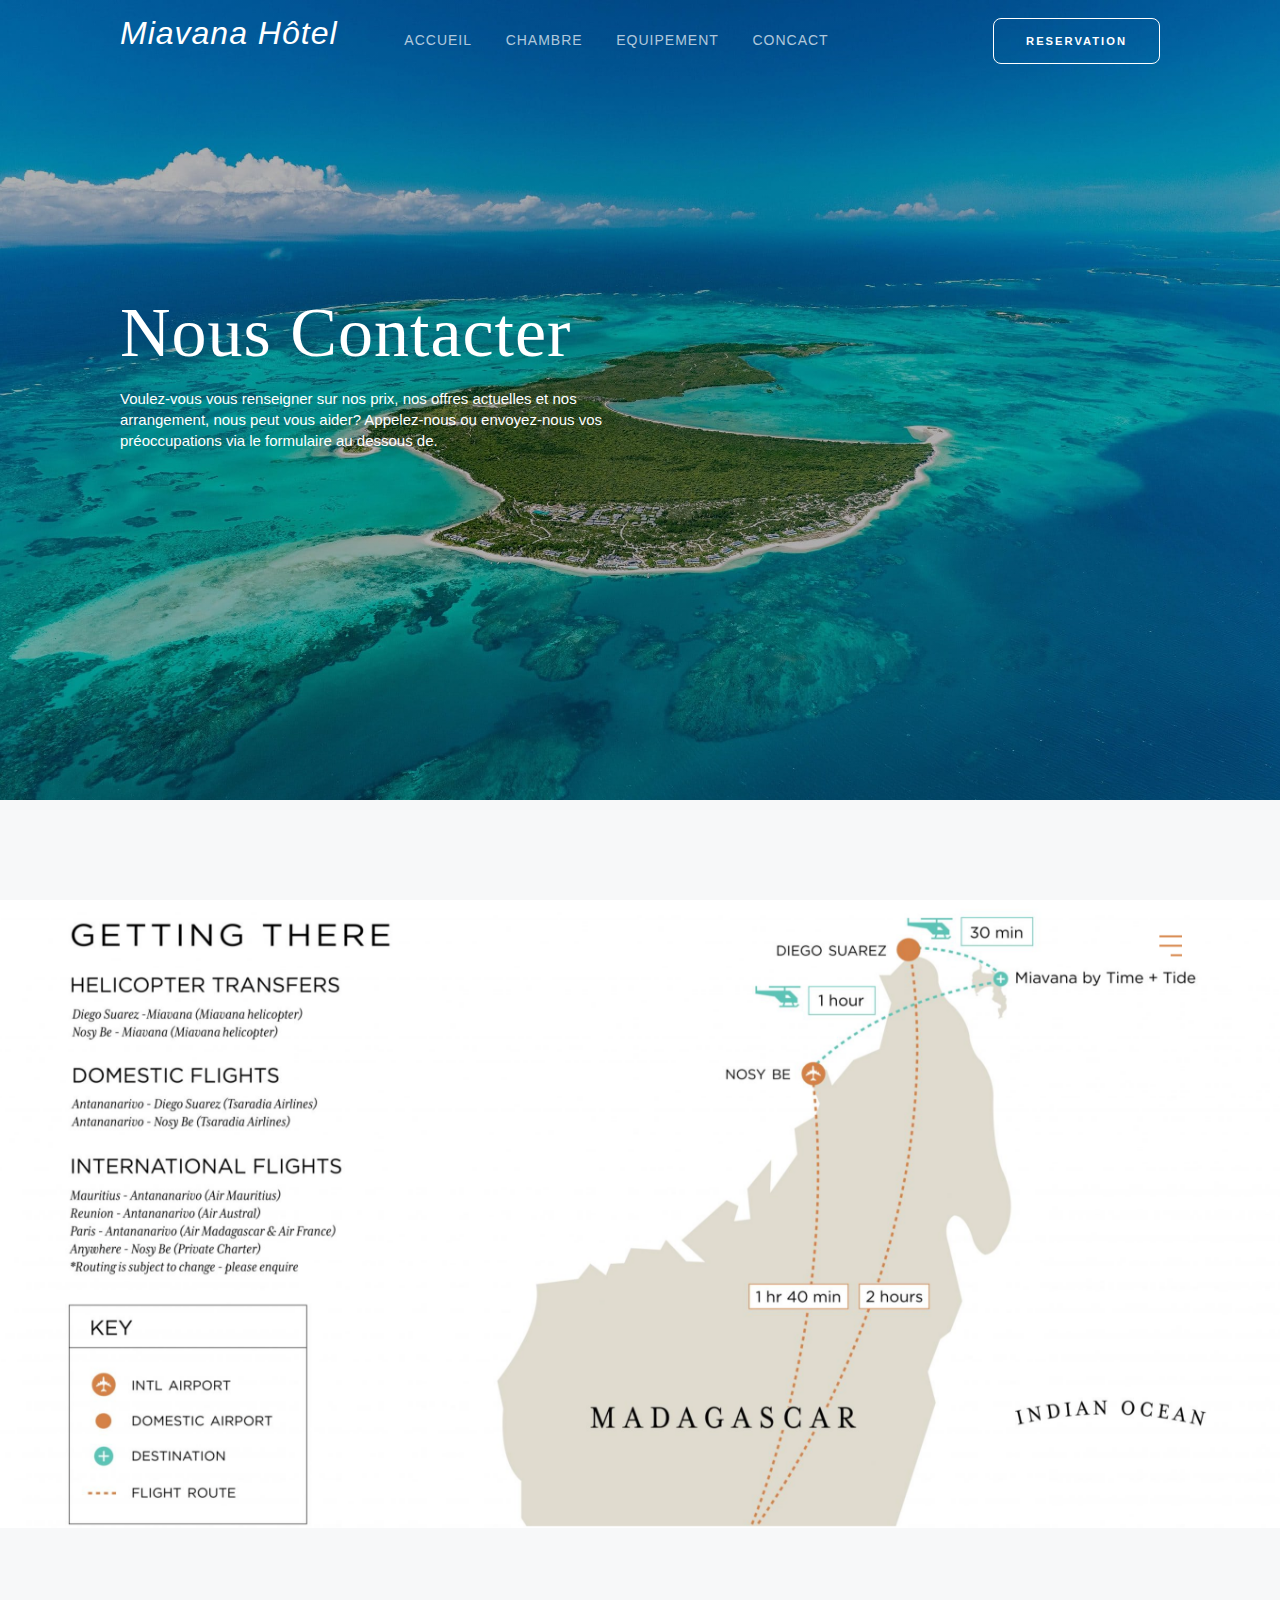
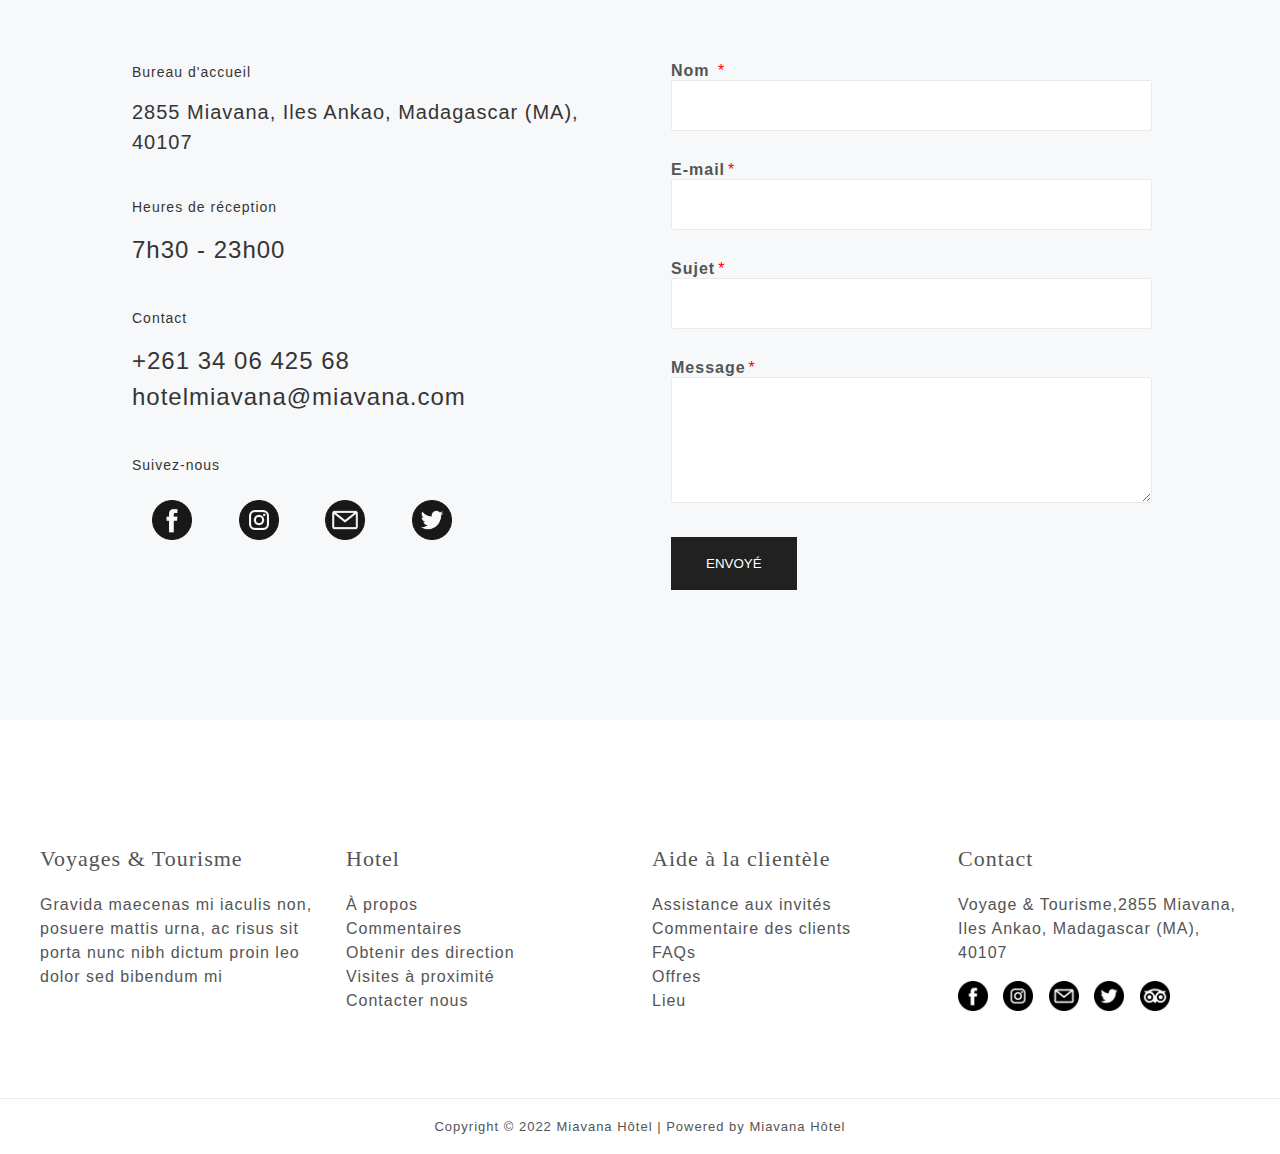
<file: projet Miavana /menu3/contact.html>
<!DOCTYPE html>
<html>
<head>
	<meta charset="utf-8">
	<link rel="stylesheet"  href="mystyle.css">
	<!-- <link rel="stylesheet" type="text/css" href="../style.css"> -->
	<link rel="short cut icon"  href="../image/lettre-m.png">
	<title>Contact-Miavana Hôtel</title>
</head>
<body>
	<div class="header">
		<div class="entete">
			<h1><a href="../index.html" class="titre">Miavana Hôtel</a></h1>
			<nav class="nav_menu">
				<a href="../index.html">ACCUEIL</a>
				<a href="../menu1/chambres.html">CHAMBRE</a>
				<a href="../menu2/equipement.html">EQUIPEMENT</a>
				<a href="contact.html">CONCACT</a>
			</nav>
			<a href="#" class="botton-reserve">RESERVATION</a>
		</div>

			<h1 class="header-titre">Nous Contacter</h1>
			<p class="para-header">Voulez-vous vous renseigner sur nos prix, nos offres actuelles et nos arrangement, nous peut vous aider? Appelez-nous ou envoyez-nous vos préoccupations via le formulaire au dessous de.</p><br>
	</div>


<!-- section  contenu des contact-->
	<section class="contenu">
		<div class="carte">
			<img src="../image/carte.jpg" alt="carte de Mada">
		</div>
		<div class="contenu-cantact">
			<div class="contact">
				<h3>Bureau d'accueil</h3>
				<p class="para">2855 Miavana, Iles Ankao, Madagascar (MA), 40107</p>
				<h3>Heures de réception</h3>
				<p>7h30 - 23h00</p>
				<h3>Contact</h3>
				<p>
					+261 34 06 425 68<br>
					hotelmiavana@miavana.com
				</p>
				<div><h3>Suivez-nous</h3>
					<img src="../image/facebook (1).png" width="40px">
					<img src="../image/instagram (2).png" width="40px">
					<img src="../image/email.png" width="40px">
					<img src="../image/twitter.png" width="40px">
				</div>
				
			</div>
			<div class="contact-envoyer">
				<form method="post" action="traitement.php" class="formulaire">
					<label for="nom" class="label"> Nom <span>*</span></label><br>
					<input type="text" name="Nom" id="nom"><br>
					<label for="mail" class="label"> E-mail<span>*</span></label><br>
					<input type="email" name="mail" id="mail"><br>
					<label for="sujet" class="label"> Sujet<span>*</span></label><br>
					<input type="text" name="sujet" id="sujet"><br>
					<label for="mssg" class="label"> Message<span>*</span></label><br>
					<textarea name="message" id="mssg"></textarea><br>
					<input type="submit" name="Envoyé" value="ENVOYÉ">
					 
				</form>	
			</div>
		</div>

	</section>



<!-- section footer avec des contact et aide clientèle -->
	<div class="footer">
		<div class="contenu-footer">
			<h2>Voyages & Tourisme</h2>
			<p>Gravida maecenas mi iaculis non, posuere mattis urna, ac risus sit porta nunc nibh dictum proin leo dolor sed bibendum mi</p>
		</div>	
		<div class="contenu-footer">
			<h2>Hotel</h2>
		
				<li>À propos</li>
				<li>Commentaires</li>
				<li>Obtenir des direction</li>
				<li>Visites à proximité</li>
				<li>Contacter nous</li>
				
		</div>
		<div class="contenu-footer"> 
			<h2>Aide à la clientèle</h2>
			<li>Assistance aux invités</li>
			<li>Commentaire des clients</li>
			<li>FAQs</li>
			<li>Offres</li>
			<li>Lieu</li>

		</div>
		<div class="contenu-footer">
			<h2>Contact</h2>
			<p>Voyage & Tourisme,2855 Miavana, Iles Ankao, Madagascar (MA), 40107</p>
			<img src="../image/facebook (1).png" width="40px">
			<img src="../image/instagram (2).png" width="40px">
			<img src="../image/email.png" width="40px">
			<img src="../image/twitter.png" width="40px">
			<img src="../image/tripadvisor.png" width="40px">
		</div>
	</div>
	<div class="footer-fin">
		<p>Copyright © 2022 Miavana Hôtel | Powered by Miavana Hôtel</p>
	</div>

</body>
</html>
</file>
<file: projet Miavana /style.css>
/*header l'hotel parfait à Madagascar*/
html
{
	box-sizing: border-box;
}
body
{
	margin: 0;
	font-family:"verdana",sans-serif;
	letter-spacing: 1px;
}
.header{

	color: #fff;
	background:linear-gradient(to bottom ,rgba(0, 0, 0, 0.3),rgba(0, 0, 0, 0.3)),url(image/miavana-intro-2-scaled.jpeg);
	background-repeat: no-repeat;
	background-position: top center;
	background-size: cover;
	background-attachment: fixed;
	height: 800px;
	padding: 0 120px;
}
.entete{
	color: #fff;
	padding: 0px; 
	overflow: hidden;
	height:80px;
	display: flex;
	align-items: center;
}
.entete a
{
	text-decoration: none;
	color: inherit;

}
.titre{
	font-family:"Snell Roundhand",sans-serif;
	float: left;
	margin: 0;
	text-transform: capitalize;
	font-weight: 100;
	font-style: italic;
	height: 50px;
}
.nav_menu
{
	display: flex;
	float: left; 
	margin:0 50px;
	text-align: center;	
	position: relative;
	height: 50px;


}
.nav_menu a
{
	display:inline-flex;
	align-items: center;
	height: 100%;
	font-family: "Gulim",sans-serif;
	font-weight: lighter;
	font-size: 14px;
	padding: 0 1.2em;
	color: rgba(255, 255, 255, .7);
	text-decoration: none;
	box-sizing: border-box;
	transition:.6s;
}
.nav_menu a:hover{
	color:#fff;
	transform: scale(1.1);

}
.botton-reserve
{
	font-family: "Open sans",sans-serif;
	border: 1px  solid ;
	padding: 16px 32px;
	float: right;
	display: inline-block;
	font-size: 0.7rem;
	text-decoration: none;
	color: inherit;
	font-weight: 600;
	border-radius: 8px;
    text-transform: uppercase;
    letter-spacing: 2px;
    position: absolute;
    top: 18px;
    right: 120px;
    transition:.6s;
}

.botton-reserve:hover
{
	transition: 0.5s;
	color: black;
	background: white;
	border: none;
}

.header-titre
{
	font-family: serif;
	font-size: 70px;
	font-weight: 400;
	margin: 15.5% 0 0 0;
	width: 50%;
}

.para-header{
	font-size:15px;
	font-weight: 100;
	width: 40%;
	font-weight: initial ;
	overflow-wrap:break-word ;
	line-height:1.6;
	vertical-align: baseline;
	margin-bottom: 24px;
}
.botton-pousse{
	font-family:"Open sans", sans-serif;
	text-decoration: none;
	color: #000;
	background:white;
	font-size: 12px; 
	font-weight: 600;
	padding: 18px 34px;
	border-radius: 25px;
	letter-spacing: 2px;
	transition:.6s;
	
}
.botton-pousse:hover{
	background: rgba(255, 255, 255, .8);
}






/*contenu 1 decouvrez la vue de l'ile*/

.contenu{
	display: flex;
	padding: 100px 120px;
	justify-content: space-between;
	flex-wrap: nowrap;
	color: #545454;

}
.contenu1-1{
	
	flex-basis:40%;
	min-width:auto;
	padding: 0 10px 0 0;
	padding-right: 15px;
	line-height: 1.5;


}
.contenu1-1 img{
	width: 100%;
}

.contenu1-2{

	flex-basis:70%;
	min-width: auto;
	margin-left: 15px;
	padding: 0 0 0 15px;
	line-height: 1.5;
	
}
.contenu1-2 img{
	width: 100%;
}
.contenu1-2 h1{
	color: #212121;
	margin-top: 0;
	font-size: 2.625rem;
	font-weight: 400;
}
.botton1{
	
	padding: 18px 30px;
	background: #2A2A2A;
	text-align: center;
	width: 35%;
	border-radius: 29px;
	font-size: 0.75rem;
	transition: .6s;
	text-transform: uppercase;
}
.botton1:hover
{
	background: rgba(0, 0, 0, 0.7);
}
.contenu1-1 a
{	
	display: block;
	margin-top: 30px;
	text-decoration: none;
	color: white;	
	font-weight: 500;
	letter-spacing: 2px;
}






/*Contenu2 avec commoditer et installation*/
.contenu2{
	position: relative;
	padding: 0 120px 100px 120px;
	line-height: 1.5;
	color: #545454;
	box-sizing: border-box;
}
.contenu2-1
{
	width: 50%;

}

.contenu2-1 h1
{
	line-height: 1.1;
	margin: 0 0 20px 0;
	font-size: 2.625rem;
	font-weight: 400;
	color: #212121

}
.botton2-1 {
	display: block;
	position: absolute;
	right: 120px;
	top: 105px;
	padding: 18px 30px;
	background: #2A2A2A;
	text-align: center;
	width: 7%;
	border-radius: 29px;
	font-size: 0.75rem;
	transition: .6s;
}

.botton2-1 a{
	text-decoration: none;
	color: white;
	font-weight: 500;
}
.botton2-1:hover{
	background: rgba(0, 0, 0, 0.7);
}

.contenu2-2{
	display: flex;
	margin-top: 40px;
}
.contenu2-image{
	
	padding: 15px;
	flex-basis: 35%;
	min-width: 200px;

}
.contenu2-image img{
	width: 100%;
	height: 400px;
}
.contenu2-2 h2{
	font-size: 1.75rem;
    font-family: 'DM Serif Display',serif;
    line-height: 1.1;
    color: #212121;
    font-weight: 300;
    margin-top: 0;
}
.contenu2-image p{
	margin-bottom: 20px;
}
.botton-img{
	font-family: "Open sans" ,sans-serif;
	font-size: 12px;
	text-decoration: none;
	color:black;
	font-weight: 600;
	padding-bottom: 8px;
	border-bottom: 2px solid #212121;
	letter-spacing: 2px;
}





/*contenu3 avec nos photos d'interieurs*/
.contenu3{
	margin:0 120px 0 120px;
	text-align: center;
	color: #545454;
}
.contenu3 h1{
	line-height: 1.1;
	margin: 0 0 20px 0;
	font-size: 2.625rem;
	font-weight: 400;
	color: #212121;

}
.galerie{
	display: flex;
}
.contenu3-image1{
	
	display: flex;
	flex-wrap:wrap;
	width: 40%;
}
.contenu3-image1 img{
	width:100%;
	padding-bottom: 10px;
}
.contenu3-image2{
	width: 60%;
	margin-left: 20px;
	padding-bottom: 5px;
}
.contenu3-image2 img{
	width: 100%;
	
}
.contenu3-image3{
	display: flex;
	flex-wrap:wrap;
	width:60%;
	margin-right: 10px;
}
.contenu3-image3 img{
	width: 100%;
	padding-bottom: 10px;
}
.contenu3-image4{
	display: flex;
	flex-wrap:wrap;
	width: 40%;
	margin-left: 10px;
}
.contenu3-image4 img{
	width: 100%;
	padding-bottom: 10px;
}




/*contenu4 avec les commentaire de nos clients*/
.contenu4{
	padding: 100px 120px 0 120px;
}
.contenu4-1{
	display:flex;
	
	margin-top: 45px;

}
.star{
	width: 15px;
	height: 15px;
}
.pdp img{
	width: 50px;
	border-radius: 40px;
	margin-right: 10px;

}
.contenu4-commnt1{
	flex-basis: 50%;
	min-width: auto;
	padding-right: 45px;
}

.contenu4-commnt2{
	flex-basis: 50%;
	min-width: auto;
	padding-left: 45px;
}
.commentaire{
	padding-left: 5px;
	padding-bottom: 30px;
}
.commentaire p{
	font-size: 15px;
	font-weight: 600;
	line-height: 1.5;
	color: #545454;

}
.pdp{
	display: inline-flex;
	align-items: center;
}



/*section contact des footer*/
.contact-footer{
	height: 628px;
	display: flex;
	align-items: center;
	justify-content: center;
	text-align: center;
	background:linear-gradient(to bottom ,rgba(53, 54, 58, 0.7),rgba(53, 54, 58,0.6)),url(image/DJI_0345-scaled.jpeg);
	background-repeat: no-repeat;
	background-size: cover;
	background-attachment: fixed;
	background-position: center;
	margin-top: 120px;
	color: white;
}
.titre-footer{
	line-height: 1.1;
	font-family:'DM Serif Display',serif;
    margin: 0 0 20px 0;
    font-size: 2.625rem;
    font-weight: 400;
    color: white;
}
.contact-footer p{
	color: white;
	margin-bottom:100px;
}
.contact-footer h2{
	font-size: 15px;
	font-weight: 300;
	letter-spacing: 2px;
	text-transform: uppercase;
}

.numero img{
	
	width: 50px;
}
.numero span{
	font-size: 46px;
	padding-left: 16px;
	line-height: 1em;
	font-weight: 600;
}
.contact-footer div{
	height: 320px;
}

/*section footer */
.footer
{
	padding: 104px 40px 80px 40px;
	display: grid;
	align-items: flex-start;
	grid-template-columns: repeat( 4,1fr );
	grid-column-gap: 24px;
    max-width: 1200px;
    margin-left: auto;
    margin-right: auto;
	color: #545454;
}
.contenu-footer{
	font-size: 16px;
	font-weight: 100;
	line-height: 1.5;
}
.contenu-footer h2
{
	font-family: 'DM Serif Display',serif;
	font-size: 22px;
	font-weight: 300;
	overflow-wrap: break-word;
}
.contenu-footer li{
	list-style: none;
	cursor: pointer;
}
.contenu-footer img{
	width: 30px;
	padding-right:10px;
}
.footer-fin p{
	font-size: 13px;
	margin: 0;
}
.footer-fin {
	color: #545454;
	padding: 20px 40px;
	border-top: 1px solid rgba(54, 54, 54, .1);
	text-align: center;
}

@media (max-width: 1090px){
	.header,.contenu, .contenu2, .contenu3, .contenu4, .contact-footer{
		padding: 20px 20px;
	}
	.botton-reserve{
		right: 20px;
		top: 38px;
	}
}























z
</file>
<file: projet Miavana /menu1/mystyle.css>
html
{
	box-sizing: border-box;
}
body,p
{
	margin: 0;
	font-family:"verdana",sans-serif;
	letter-spacing: 1px;
}

.header{

	color: #fff;
	background:linear-gradient(to bottom ,rgba(0, 0, 0, 0.3),rgba(0, 0, 0, 0.3)),url(../image/3-A-Private-Villas-scaled.jpeg);
	background-repeat: no-repeat;
	background-position: top center;
	background-size: cover;
	background-attachment: fixed;
	height: 800px;
	padding: 0 120px;
}
.entete{
	color: #fff;
	padding: 0px; 
	overflow: hidden;
	height:80px;
	display: flex;
	align-items: center;
}
.entete a
{
	text-decoration: none;
	color: inherit;

}
.titre{
	font-family:"Snell Roundhand",sans-serif;
	float: left;
	margin: 0;
	text-transform: capitalize;
	font-weight: 100;
	font-style: italic;
	height: 50px;
}
.nav_menu
{
	display: flex;
	float: left; 
	margin:0 50px;
	text-align: center;	
	position: relative;
	height: 50px;


}
.nav_menu a
{

	display: inline-flex;
	align-items: center;
	height: 100%;
	font-family: "Gulim",sans-serif;
	font-weight: lighter;
	font-size: 14px;
	padding: 0 1.2em;
	color: rgba(255, 255, 255, .7);
	text-decoration: none;
	transition: .6s;
}
.nav_menu a:hover{
	color:#fff;
	transform: scale(1.1);
}
.botton-reserve
{
	font-family: "Open sans",sans-serif;
	border: 1px  solid ;
	padding: 16px 32px;
	float: right;
	display: inline-block;
	font-size: 0.7rem;
	text-decoration: none;
	color: inherit;
	font-weight: 600;
	border-radius: 8px;
    text-transform: uppercase;
    letter-spacing: 2px;
    position: absolute;
    top: 18px;
    right: 120px;
    transition:.6s;
}

.botton-reserve:hover
{
	color: black;
	background: white;
	border: none;
}

.header-titre
{
	font-family: serif;
	font-size: 70px;
	font-weight: 400;
	margin: 20.5% 0 0 0;
	width: 50%;
}

.para-header{
	font-size:17px;
	width: 50%;
	font-weight: initial ;
	overflow-wrap:break-word ;
	line-height:1.4;
	vertical-align: baseline;
	margin-bottom: 24px;
}



/* -------------------style des contenu1 avec tous les chambres-----------------------*/
.contenu1{
	padding: 100px 120px 0 120px;
	position: relative;
	line-height: 1.5;
	color: #545454;
	box-sizing: border-box;
}
.contenu1-titre{
	width: 50%;
	margin-bottom: 40px;
}
.contenu1-titre h1
{
	line-height: 1.1;
	margin: 0 0 20px 0;
	font-size: 2.625rem;
	font-weight: 400;
	color: #212121

}
.botton1 {
	display: block;
	position: absolute;
	right: 120px;
	top: 182px;
	padding: 18px 30px;
	background: #2A2A2A;
	text-align: center;
	width: 7%;
	border-radius: 29px;
	font-size: 0.75rem;
	transition: .6s;

}
.botton1:hover{
	background: rgba(0, 0, 0, 0.7);
}
.botton1 a{
	text-decoration: none;
	color: white;
	font-weight:500;
}


.contenu1-1{
	display:flex ;
	margin-bottom:30px;
}
.contenu1-image
{
	
	padding: 15px;
	flex-basis: 50%;
	min-width: 200px;
}
.contenu1-image p{
	padding: 10px 0 15px 0;
}
.contenu1-image img{
	width: 100%;
	height: 400px;
}
.contenu1-image h1
{

	font-size: 1.75rem;
    font-family: 'DM Serif Display',serif;
    line-height: 1.1;
    color: #212121;
    font-weight: 300;
    margin-bottom: 5px;
    margin-top: 0;
}
.botton-img{
	font-family: "Open sans" ,sans-serif;
	font-size: 12px;
	text-decoration: none;
	color:#212121;
	font-weight: 600;
	padding-bottom: 8px;
	border-bottom: 2px solid #212121;
	letter-spacing: 2px;

}



/*section contact des footer*/
.contact-footer{
	height: 628px;
	display: flex;
	align-items: center;
	justify-content: center;
	text-align: center;
	background:linear-gradient(to bottom ,rgba(53, 54, 58, 0.7),rgba(53, 54, 58,0.6)),url(../image/DJI_0345-scaled.jpeg);
	background-repeat: no-repeat;
	background-size: cover;
	background-attachment: fixed;
	background-position: center;
	margin-top: 120px;
	color: white;
}
.titre-footer{
	line-height: 1.1;
	font-family:'DM Serif Display',serif;
    margin: 0 0 20px 0;
    font-size: 2.625rem;
    font-weight: 400;
    color: white;
}
.contact-footer p{
	color: white;
	margin-bottom:100px;
}
.contact-footer h2{
	font-size: 15px;
	font-weight: 300;
	letter-spacing: 2px;
	text-transform: uppercase;
}

.numero img{
	color: white;
	width: 50px;
}
.numero span{
	font-size: 46px;
	padding-left: 16px;
	line-height: 1em;
	font-weight: 600;
}
.contact-footer div{
	height: 320px;
}

/*section footer */
.footer
{
	padding: 104px 40px 80px 40px;
	display: grid;
	align-items: flex-start;
	grid-template-columns: repeat( 4,1fr );
	grid-column-gap: 24px;
    max-width: 1200px;
    margin-left: auto;
    margin-right: auto;
	color: #545454;

}
.contenu-footer{
	font-size: 15px;
	font-weight: 100;
	line-height: 1.5;
}
.contenu-footer h2
{
	font-family: 'DM Serif Display',serif;
	font-size: 22px;
	font-weight: 300;
	overflow-wrap: break-word;
}
.contenu-footer li{
	list-style: none;
}
.contenu-footer img{
	width: 30px;
	padding-right:10px;
	padding-top: 10px;
}
.footer-fin {
	font-size: 13px;
	color: #545454;
	padding: 20px 40px;
	border-top: 1px solid rgba(54, 54, 54, .1);
	text-align: center;
}
</file>
<file: projet Miavana /menu2/mystyle.css>
html
{
	box-sizing: border-box;
}
body
{
	margin: 0;
	font-family:"verdana",sans-serif;
	letter-spacing: 1px;
}

.header{

	color: #fff;
	background:linear-gradient(to bottom ,rgba(0, 0, 0, 0.3),rgba(0, 0, 0, 0.3)),url(../image/Heli-fishing.png);
	background-repeat: no-repeat;
	background-position: bottom center;
	background-size: cover;
	background-attachment: fixed;
	height: 800px;
	padding: 0 120px;
}
.entete{
	color: #fff;
	padding: 0px; 
	overflow: hidden;
	height:80px;
	display: flex;
	align-items: center;
}
.entete a
{
	text-decoration: none;
	color: inherit;

}
.titre{
	font-family:"Snell Roundhand",sans-serif;
	float: left;
	margin: 0;
	text-transform: capitalize;
	font-weight: 100;
	font-style: italic;
	height: 50px;
}
.nav_menu
{
	display: flex;
	float: left; 
	margin:0 50px;
	text-align: center;	
	position: relative;
	height: 50px;


}
.nav_menu a
{
	display: inline-flex;
	align-items: center;
	height: 100%;
	font-family: "Gulim",sans-serif;
	font-weight: lighter;
	font-size: 14px;
	padding: 0 1.2em;
	color: rgba(255, 255, 255, .7);
	text-decoration: none;
	transition: .6s;
}
.nav_menu a:hover{
	color:#fff;
	transform: scale(1.1);
}
.botton-reserve
{
	font-family: "Open sans",sans-serif;
	border: 1px  solid ;
	padding: 16px 32px;
	float: right;
	display: inline-block;
	font-size: 0.7rem;
	text-decoration: none;
	color: inherit;
	font-weight: 600;
	border-radius: 8px;
    text-transform: uppercase;
    letter-spacing: 2px;
    position: absolute;
    top: 18px;
    right: 120px;
    transition:.6s;
}

.botton-reserve:hover
{
	color: black;
	background: white;
	border: none;
}

.header-titre
{
	font-family: serif;
	font-size: 70px;
	font-weight: 400;
	margin: 20.5% 0 0 0;
	width: 50%;
}

.para-header{
	font-size:16px;
	width: 50%;
	font-weight: initial ;
	overflow-wrap:break-word ;
	line-height:1.4;
	vertical-align: baseline;
	margin-bottom: 24px;
}



/* contenu1 agrement et des image */
.contenu1{
	margin: 100px 120px 100px 120px;
	position: relative;
	color: #545454;
	line-height: 1.5;
}

.contenu1-titre{

	width: 50%;

}
.contenu1-titre h1{
	font-size: 42px;
	font-family: "Verdana" ,sans-serif;
	font-weight: 400;
	color: #212121;
	margin-top: 0;
	margin-bottom: 20px;
}
.botton-obtenir{
	display: block;
	position: absolute;
	top: 0;
	right: 0;
	text-decoration: none;
	padding: 18px 30px;
	color: white;
    background: #2A2A2A;
    text-align: center;
    border-radius: 29px;
    font-size: 0.75rem;
   margin-top: 77px;
   transition: .6s;
}
.botton-obtenir:hover {
	background: rgba(0, 0, 0, 0.7);
}
.contenu1-1{
	display: flex;
	margin-top: 30px;

}
.contenu1-image{
	flex-basis: 35%;
	padding:15px;
	min-width: 200px;
}
.contenu1-image img{
	width: 100%;
	height: 400px;
}
.contenu1-image h2{
	font-size: 1.75rem;
    font-family: 'DM Serif Display',serif;
    line-height: 1.1;
    color: #212121;
    font-weight: 300;
    margin-top: 0;
}
.contenu1-image a{
	font-family: "Open sans" ,sans-serif;
    font-size: 12px;
    text-decoration: none;
    color: #212121;
    font-weight: 600;
    padding-bottom: 8px;
    border-bottom: 2px solid #212121;
    letter-spacing: 2px;

}



/*style des quelque photo  */
.contenu2{
	display:inline-flex;
	flex-wrap: wrap;
	margin: 0;
	padding: 0;
	transition: .6s;
}
.contenu2-image{
	display: flex;
	margin: 0;

}
.contenu2:hover  .img:not(:hover){
	filter: brightness(0.5);
}
.image{
	width: 25%;
	height: 400px;
	cursor: pointer;
}
.image img{
	width: 100%;
	height: 400px;

}
.image1{
	width: 50%;
	height: 400px;
	cursor: pointer;
}
.image1 img{
	width: 100%;
	height: 400px;
}
.image2{
	width: 50%;
	height: 400px;
	cursor: pointer;
}
.image2 img{
	width: 100%;
	height: 400px;
}
.image3{
	width: 25%;
	height: 400px;
	cursor: pointer;
}
.image3 img{
	width: 100%;
	height: 400px;
}







/*autre avantage et installation*/
.contenu3{
	margin: 100px 120px 100px 120px;
	position: relative;
	color: #545454;
	line-height: 1.5;
}
.contenu3-titre{
	width: 50%;
}
.contenu3-titre h1{
	font-size: 42px;
	font-family: "Verdana" ,sans-serif;
	font-weight: 400;
	color: #212121;
	margin-top: 0;
	margin-bottom: 20px;
}

.btn-obtenir{
	display: block;
	position: absolute;
	top: 0;
	right: 0;
	text-decoration: none;
	padding: 18px 30px;
	color: white;
    background: #2A2A2A;
    text-align: center;
    border-radius: 29px;
    font-size: 0.75rem;
   margin-top: 162px;
   transition: .6s;
}


.btn-obtenir:hover{
	background: rgba(0, 0, 0, 0.7);
}


/*section contact des footer*/
.contact-footer{
	height: 628px;
	display: flex;
	align-items: center;
	justify-content: center;
	text-align: center;
	background:linear-gradient(to bottom ,rgba(53, 54, 58, 0.7),rgba(53, 54, 58,0.6)),url(../image/DJI_0345-scaled.jpeg);
	background-repeat: no-repeat;
	background-size: cover;
	background-attachment: fixed;
	background-position: center;
	margin-top: 120px;
	color: white;
}
.titre-footer{
	line-height: 1.1;
	font-family:'DM Serif Display',serif;
    margin: 0 0 20px 0;
    font-size: 2.625rem;
    font-weight: 400;
    color: white;
}
.contact-footer p{
	color: white;
	margin-bottom:100px;
}
.contact-footer h2{
	font-size: 15px;
	font-weight: 300;
	letter-spacing: 2px;
	text-transform: uppercase;
}

.numero img{
	color: white;
	width: 50px;
}
.numero span{
	font-size: 46px;
	padding-left: 16px;
	line-height: 1em;
	font-weight: 600;
}
.contact-footer div{
	height: 320px;
}

/*section footer */
.footer
{
	padding: 104px 40px 80px 40px;
	display: grid;
	align-items: flex-start;
	grid-template-columns: repeat( 4,1fr );
	grid-column-gap: 24px;
    max-width: 1200px;
    margin-left: auto;
    margin-right: auto;
	color: #545454;
}
.contenu-footer{
	font-size: 16px;
	font-weight: 100;
	line-height: 1.5;
}
.contenu-footer h2
{
	font-family: 'DM Serif Display',serif;
	font-size: 22px;
	font-weight: 300;
	overflow-wrap: break-word;
}
.contenu-footer li{
	list-style: none;
}
.contenu-footer img{
	width: 30px;
	padding-right:10px;
}
.footer-fin p{
	margin: 0;
	font-size: 13px;
}
.footer-fin {
	color: #545454;
	padding: 20px 40px;
	border-top: 1px solid rgba(54, 54, 54, .1);
	text-align: center;
}
</file>
<file: projet Miavana /menu3/mystyle.css>
html
{
	box-sizing: border-box;
}
body
{
	margin: 0;
	font-family:"verdana",sans-serif;
	letter-spacing: 1px;
}

.header{

	color: #fff;
	background:linear-gradient(to bottom ,rgba(0, 0, 0, 0.3),rgba(0, 0, 0, 0.3)),url(../image/nosy-ankao.jpeg);
	background-repeat: no-repeat;
	background-position: top center;
	background-size: cover;
	background-attachment: fixed;
	height: 800px;
	padding: 0 120px;
}
.entete{
	color: #fff;
	padding: 0px; 
	overflow: hidden;
	height:80px;
	display: flex;
	align-items: center;
}
.entete a
{
	text-decoration: none;
	color: inherit;

}
.titre{
	font-family:"Snell Roundhand",sans-serif;
	float: left;
	margin: 0;
	text-transform: capitalize;
	font-weight: 100;
	font-style: italic;
	height: 50px;
}
.nav_menu
{
	display: flex;
	float: left; 
	margin:0 50px;
	text-align: center;	
	position: relative;
	height: 50px;


}
.nav_menu a
{
	display: inline-flex;
	align-items: center;
	height: 100%;
	font-family: "Gulim",sans-serif;
	font-weight: lighter;
	font-size: 14px;
	padding: 0 1.2em;
	color: rgba(255, 255, 255, .7);
	text-decoration: none;
	transition: .6s;

}
.nav_menu a:hover{
	color:#fff;
	transform: scale(1.1);
}

.botton-reserve
{
	font-family: "Open sans",sans-serif;
	border: 1px  solid ;
	padding: 16px 32px;
	float: right;
	display: inline-block;
	font-size: 0.7rem;
	text-decoration: none;
	color: inherit;
	font-weight: 600;
	border-radius: 8px;
    text-transform: uppercase;
    letter-spacing: 2px;
    position: absolute;
    top: 18px;
    right: 120px;
    transition:.6s;
}

.botton-reserve:hover
{
	color: black;
	background: white;
	border: none;
}

.header-titre
{
	font-family: serif;
	font-size: 70px;
	font-weight: 400;
	margin: 20.5% 0 0 0;
	width: 50%;
}

.para-header{
	font-size:15px;
	width: 50%;
	font-weight: initial ;
	overflow-wrap:break-word ;
	line-height:1.4;
	vertical-align: baseline;
	margin-bottom: 24px;
	letter-spacing: normal;
}



/* section contact et des cartes */
.contenu{
	background-color:#F7F8F9 ;
}
.carte img{
	width: 100%;
	margin-top: 100px;
}

.contenu-cantact{
	padding: 100px 120px;
	display: flex;
	position: relative;
}
.contact{
	
	width: 50%;
	color: #212121;
	font-size: 1.25em;
	padding: 30px 50px 0 12px;
	opacity: 0.9;
	line-height: 1.5;
}
.contact h3{
	font-weight: 300;
	font-size: 14px;
	margin-top: 0;

}
.contact p{
	font-size: 24px;
	padding-bottom: 40px;
	margin: 0;
}
.contact .para
{
	font-size: 20px;
}
.contact > div > img{
	padding: 10px 20px;
}
.contact-envoyer{
	
	width:50% ;
	padding-top: 30px;
	padding-right: 10px;
	padding: 30px 10px ;
}
input[type="text"]{
	padding: 12px;
	font-size: 1rem;
	width: 95%;
	margin-bottom: 30px;
}
input[type="email"]{
	padding: 12px;
	font-size: 1rem;
	width: 95%;
	margin-bottom: 30px;
}
input[type="text"],input[type="email"]{
	height: 25px;
}
textarea {
	padding: 12px;
	height: 100px;
	width: 95%;
	margin-bottom: 30px;
}

.label{
	font-weight: 700;
	color: #545454;
	font-size: 16px;
}

.label span{
	color: red;
	font-weight: normal;
	padding-left: 3px;
}
input[type="text"],input[type="email"], textarea
{
	border-radius: 2px;
	border: none;
	border: 1px solid #eaeaea;
}

input[type="submit"]
{

	padding: 18px 34px;
	border: 1px solid #212121;
	background: #212121;
	color: white;
	transition: .6s;
	
}
input[type="submit"]:hover{
	background: rgba(0, 0, 0, 0.7);
}



/*section footer */
.footer
{
	padding: 104px 40px 80px 40px;
	display: grid;
	align-items: flex-start;
	grid-template-columns: repeat( 4,1fr );
	grid-column-gap: 24px;
    max-width: 1200px;
    margin-left: auto;
    margin-right: auto;
	color: #545454;
}
.contenu-footer{
	font-size: 16px;
	font-weight: 100;
	line-height: 1.5;
}
.contenu-footer h2
{
	font-family: 'DM Serif Display',serif;
	font-size: 22px;
	font-weight: 300;
	overflow-wrap: break-word;
}
.contenu-footer li{
	list-style: none;
}
.contenu-footer img{
	width: 30px;
	padding-right:10px;
}
.footer-fin p{
	margin: 0;
	font-size: 13px;
}
.footer-fin {
	color: #545454;
	padding: 20px 40px;
	border-top: 1px solid rgba(54, 54, 54, .1);
	text-align: center;
}
</file>
